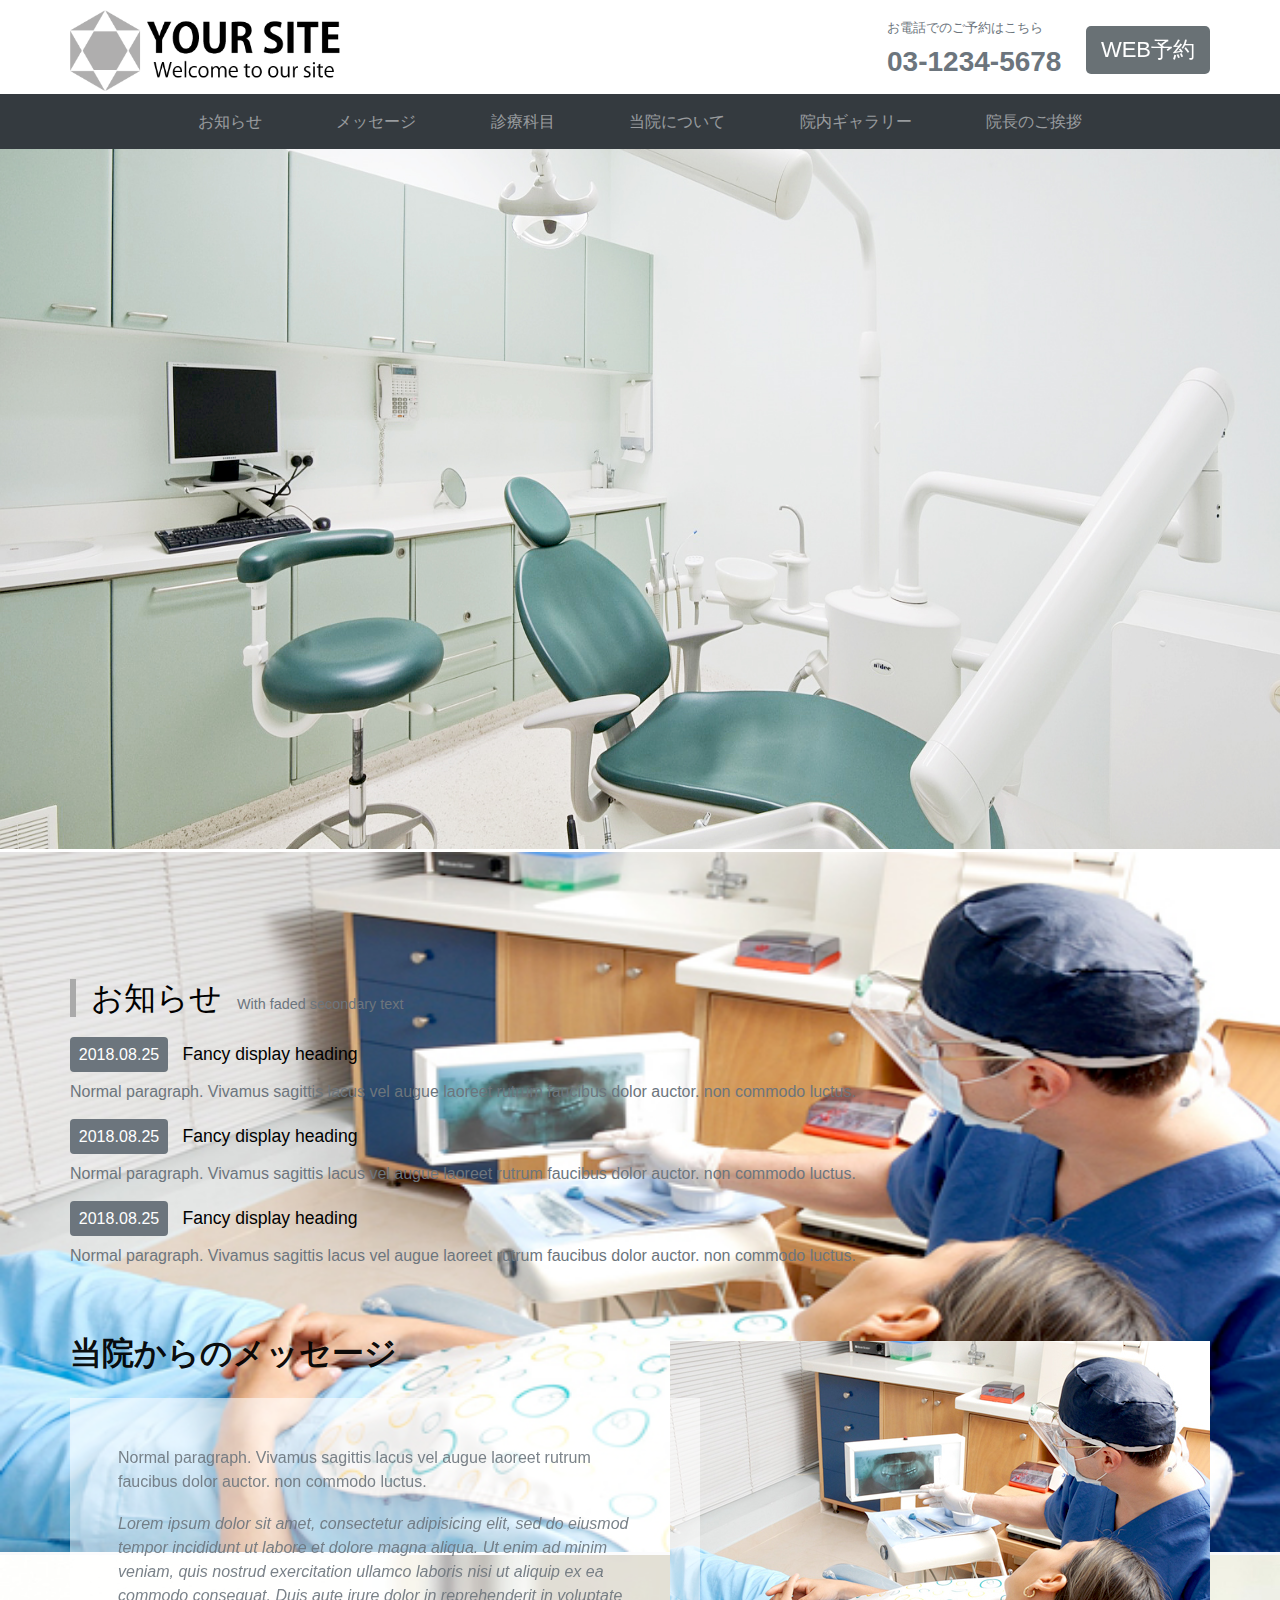
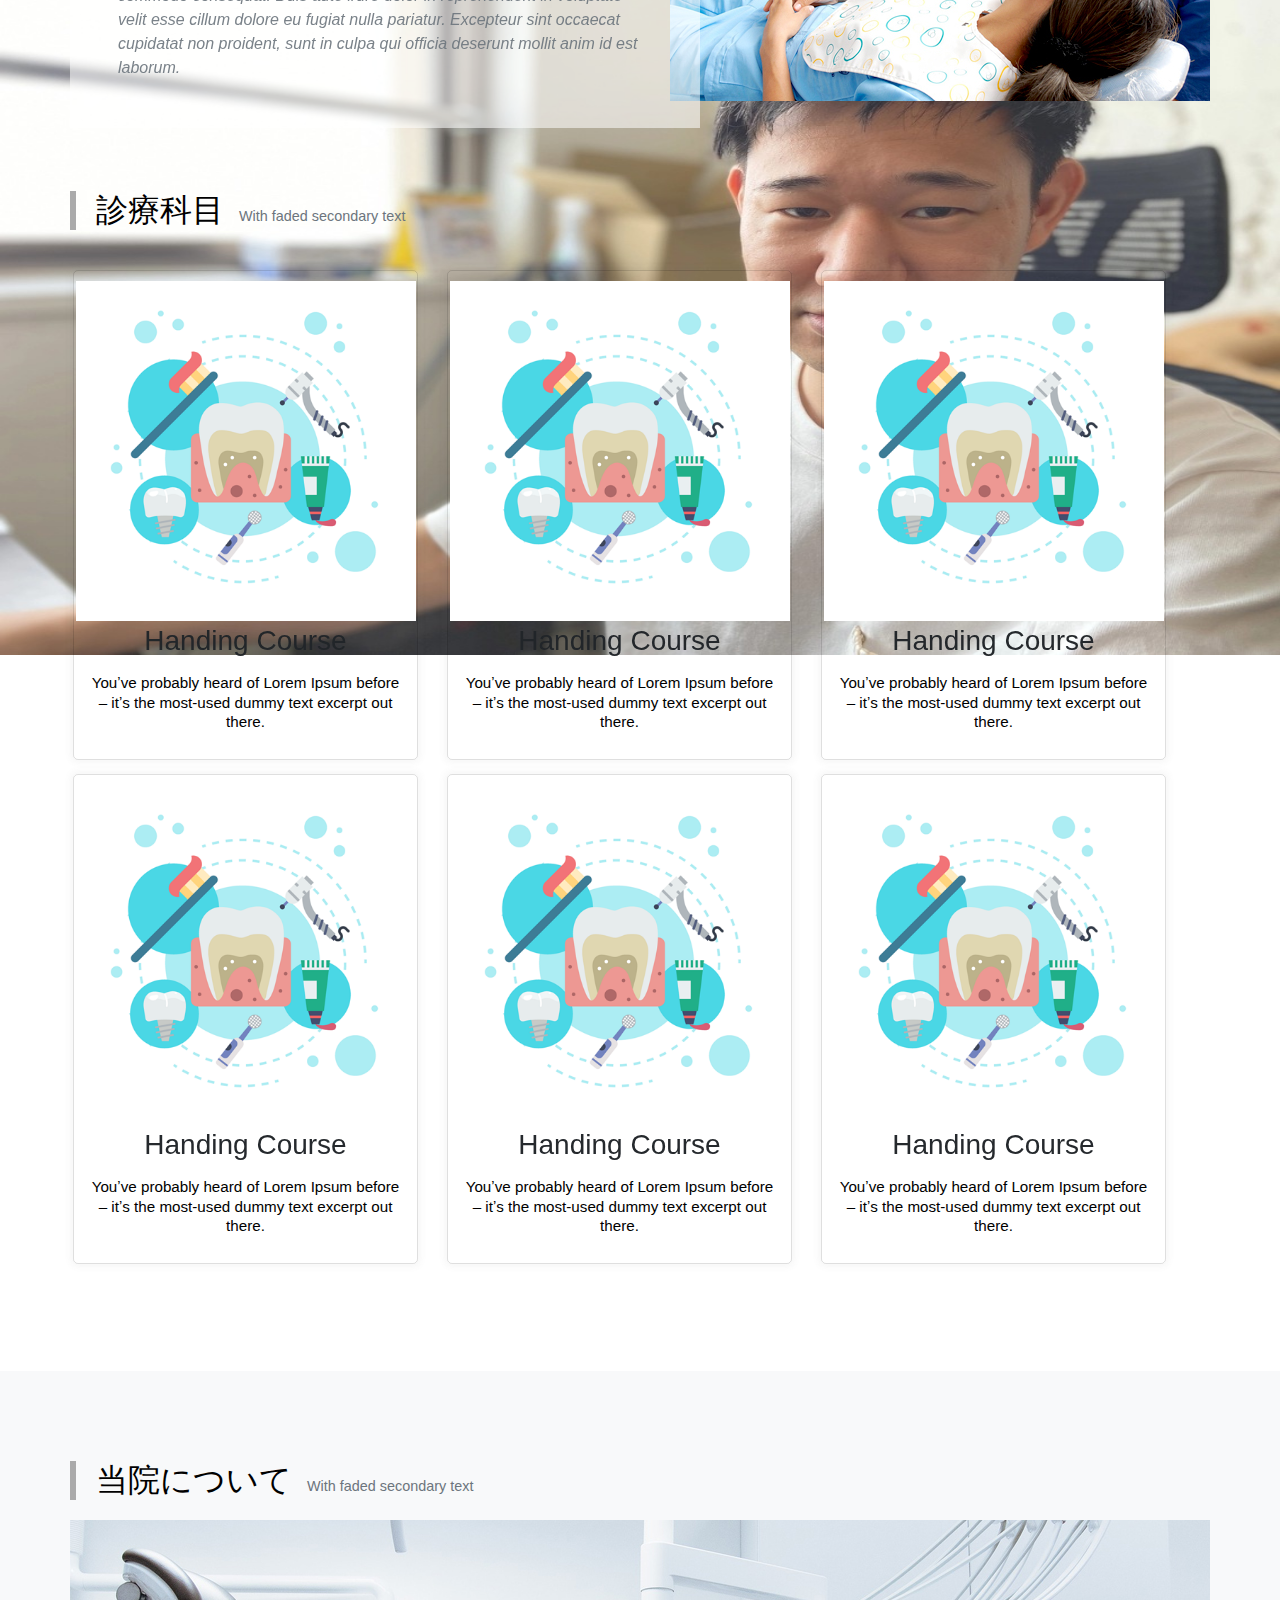
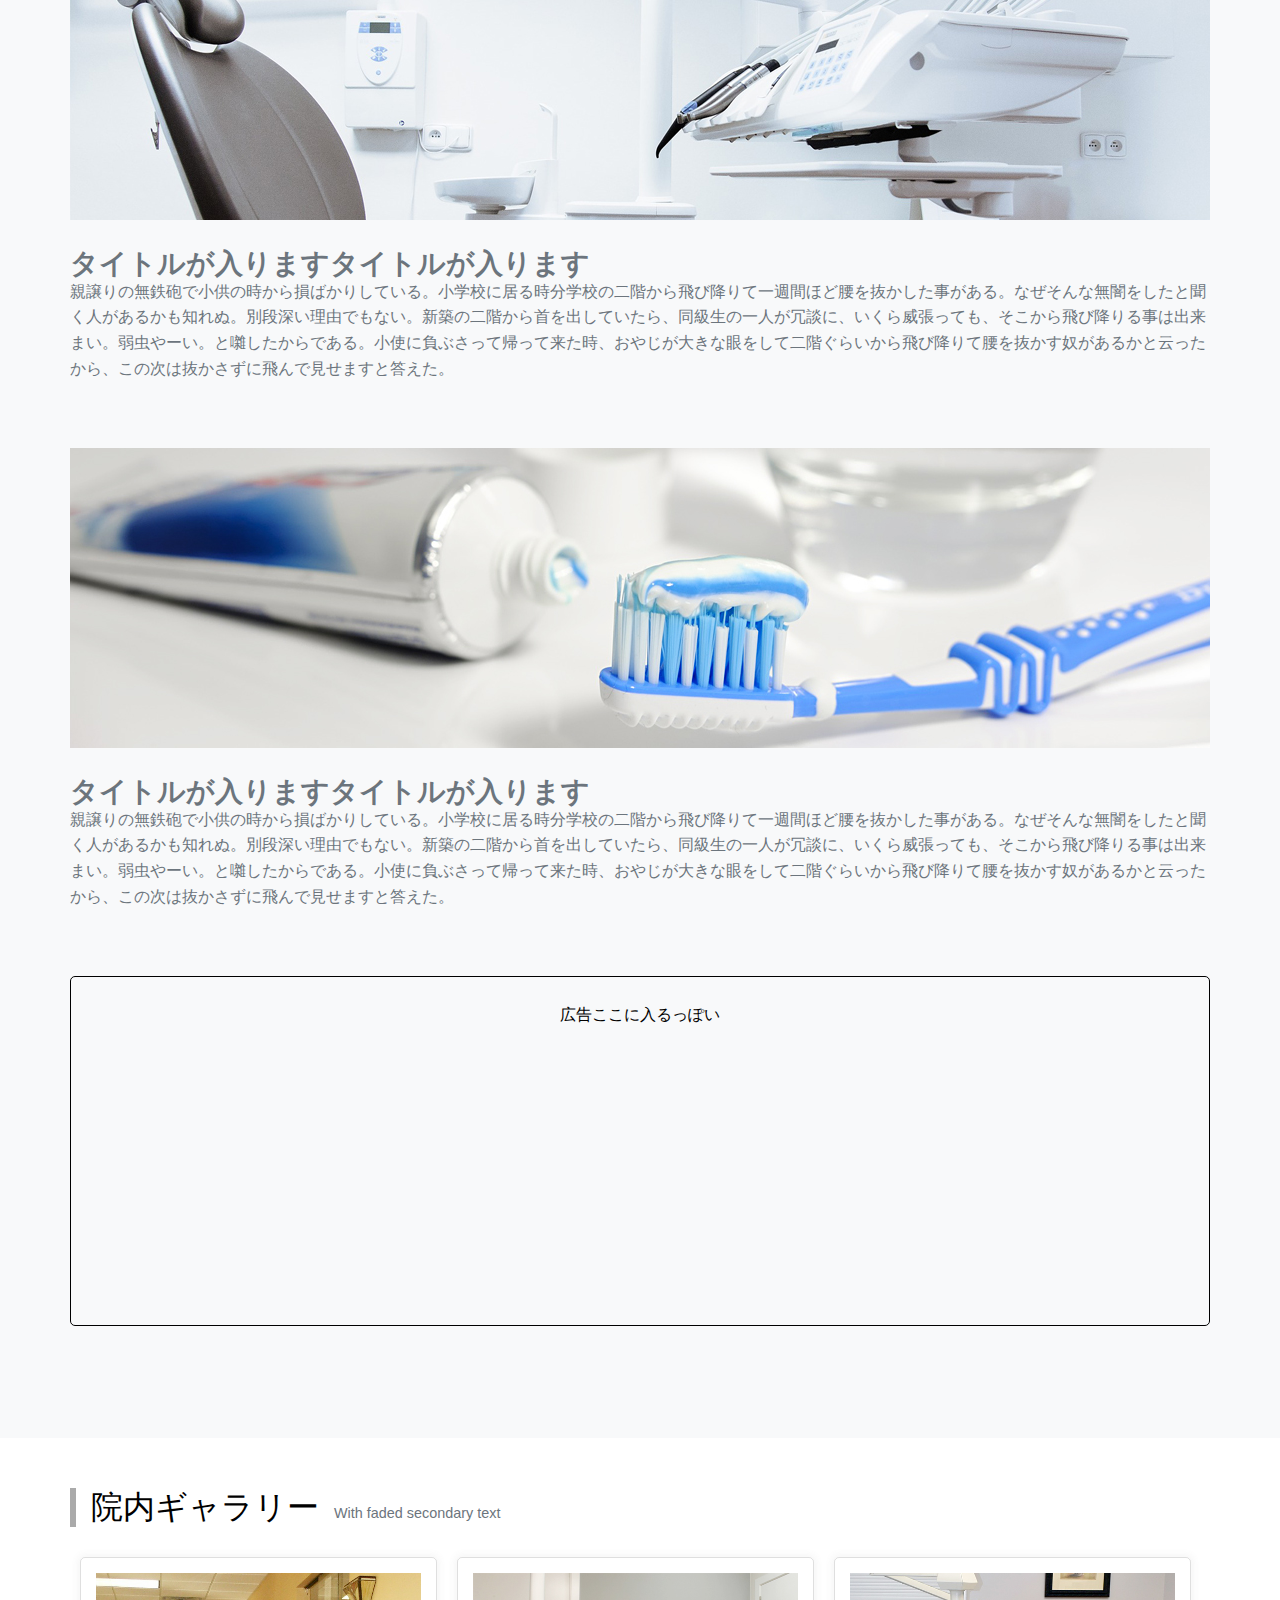
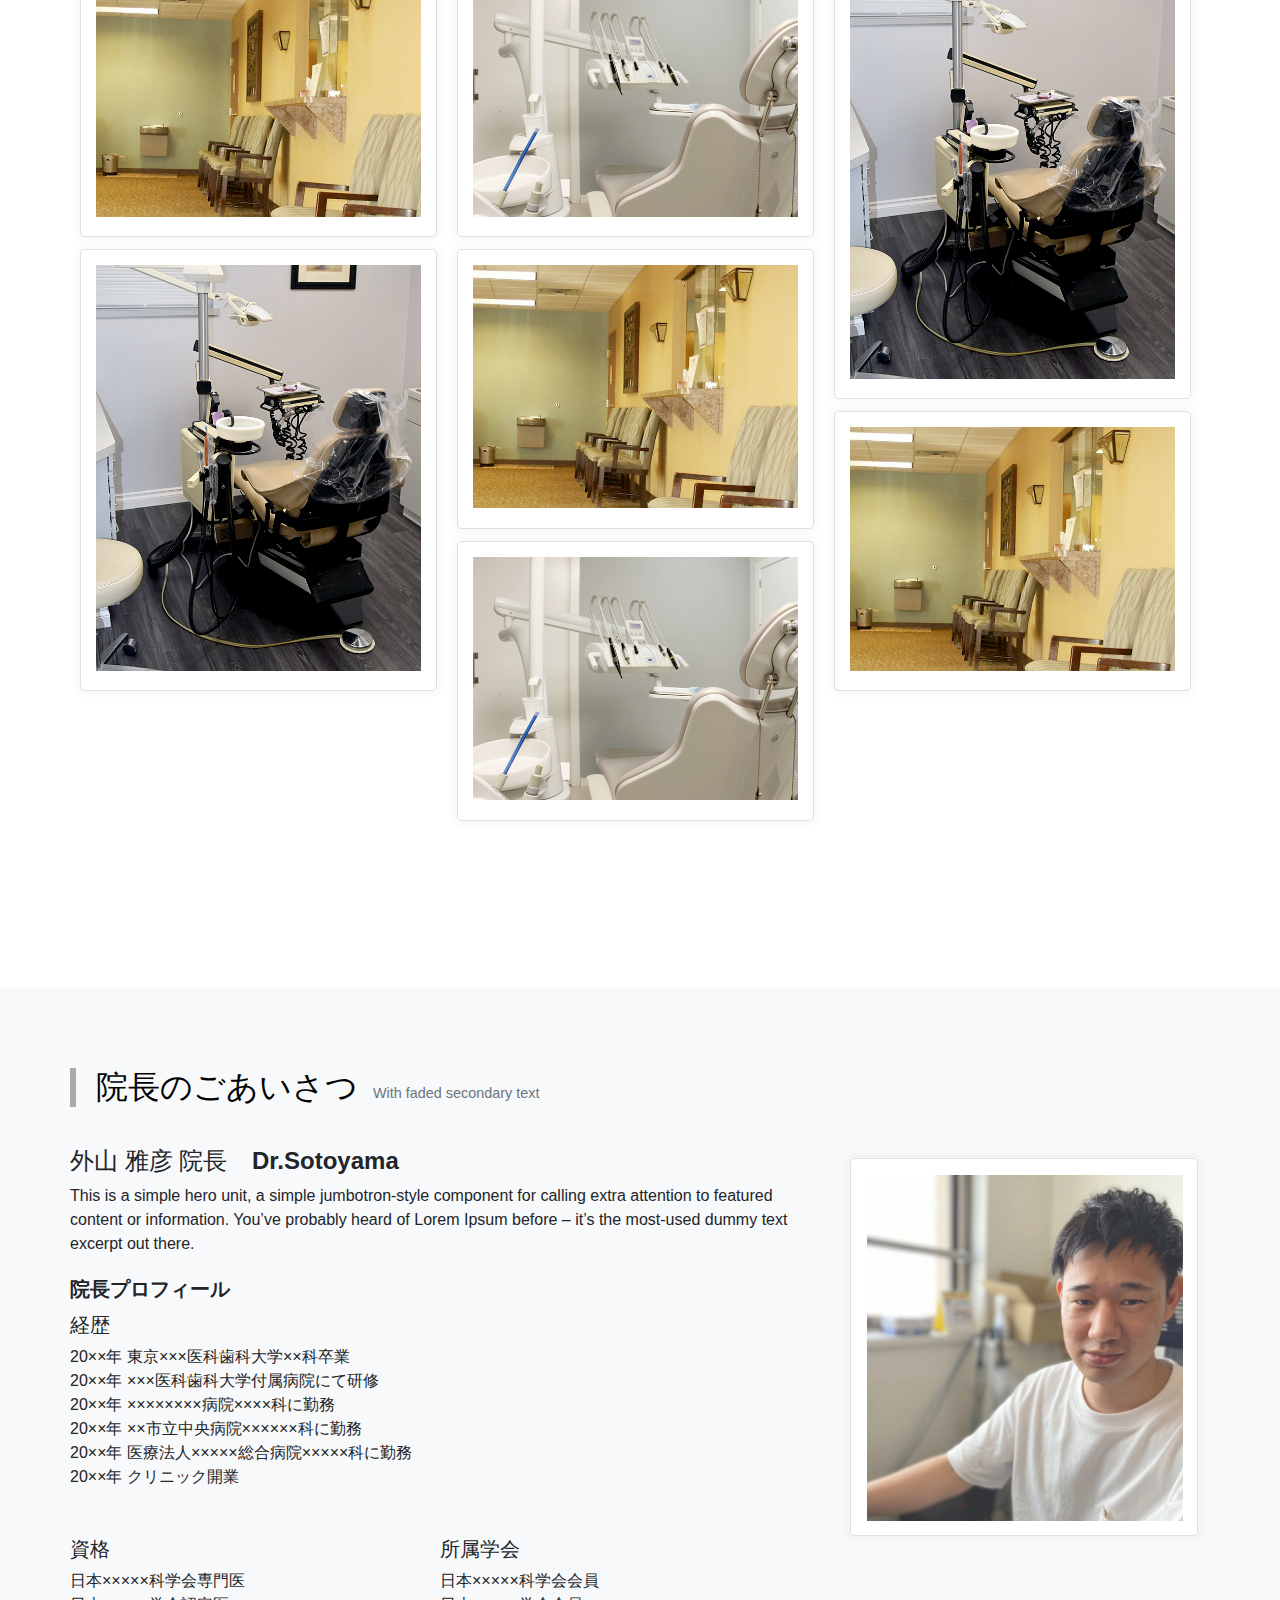
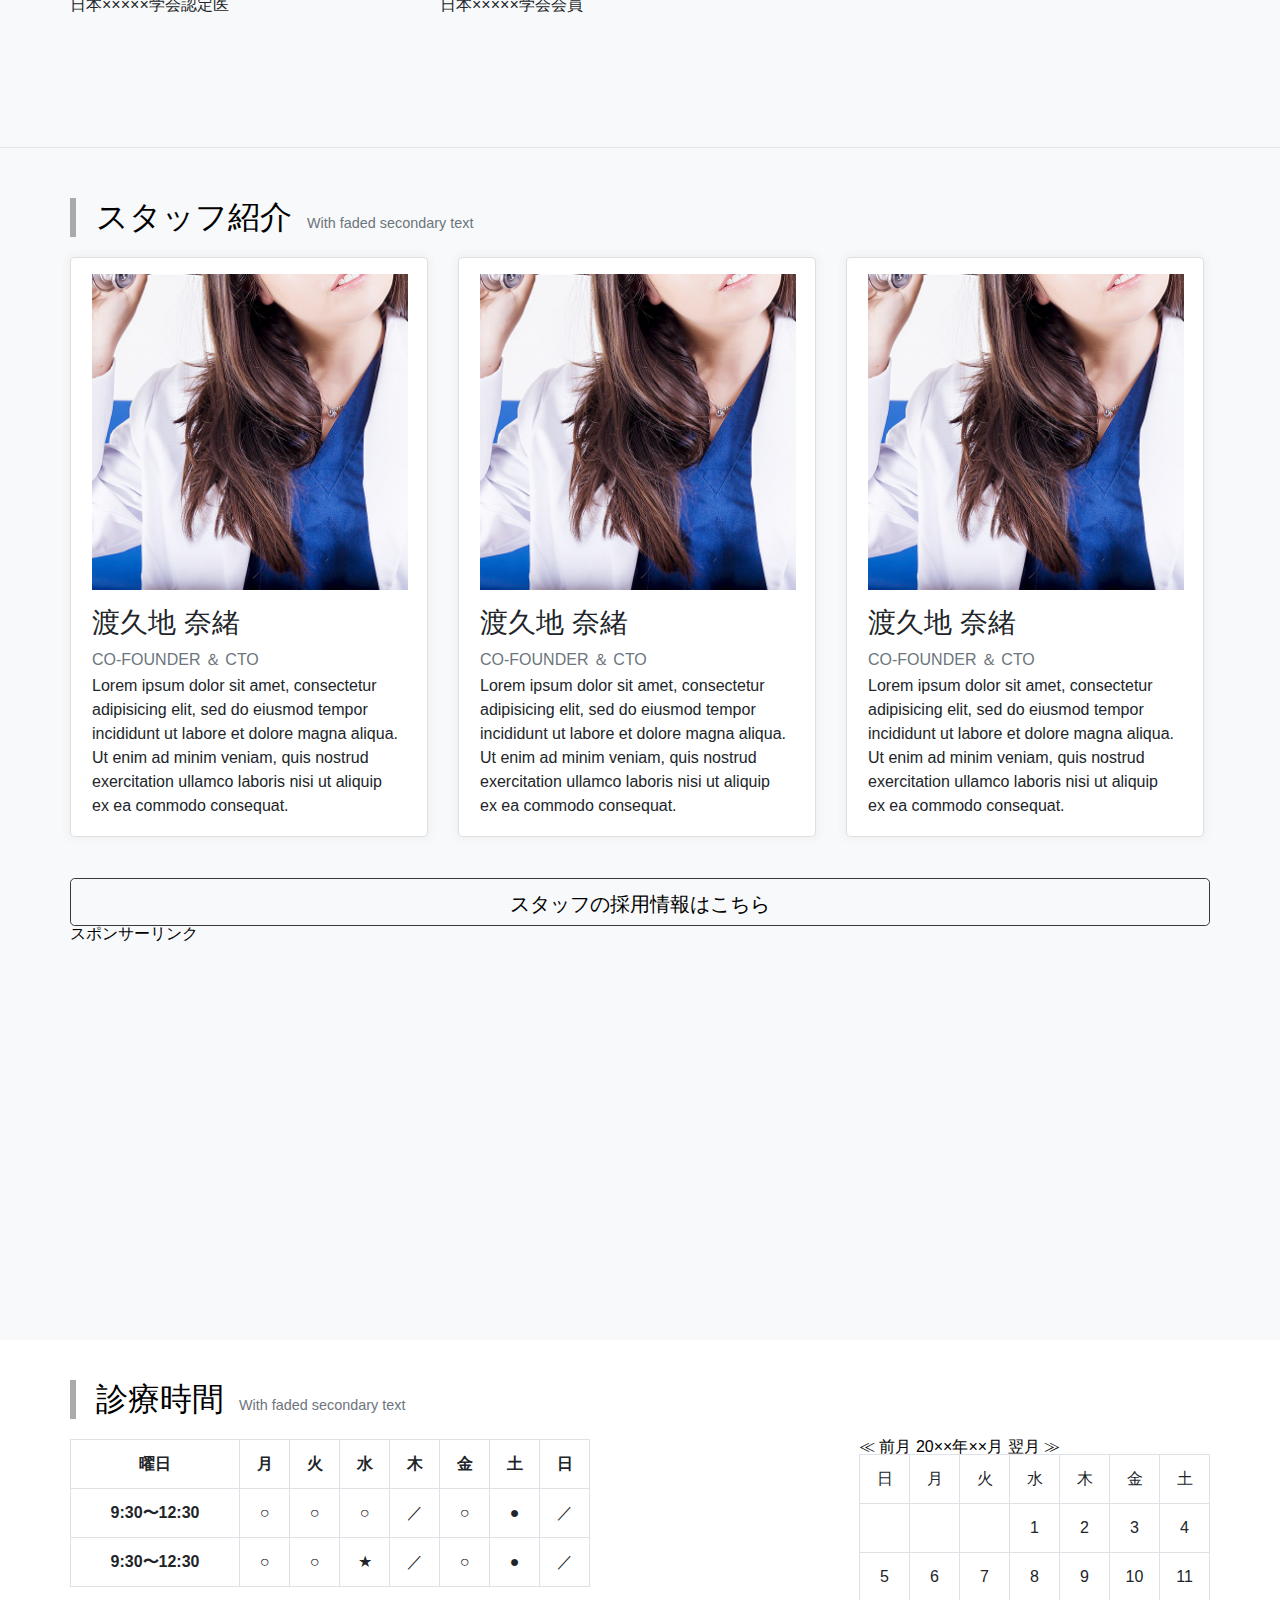
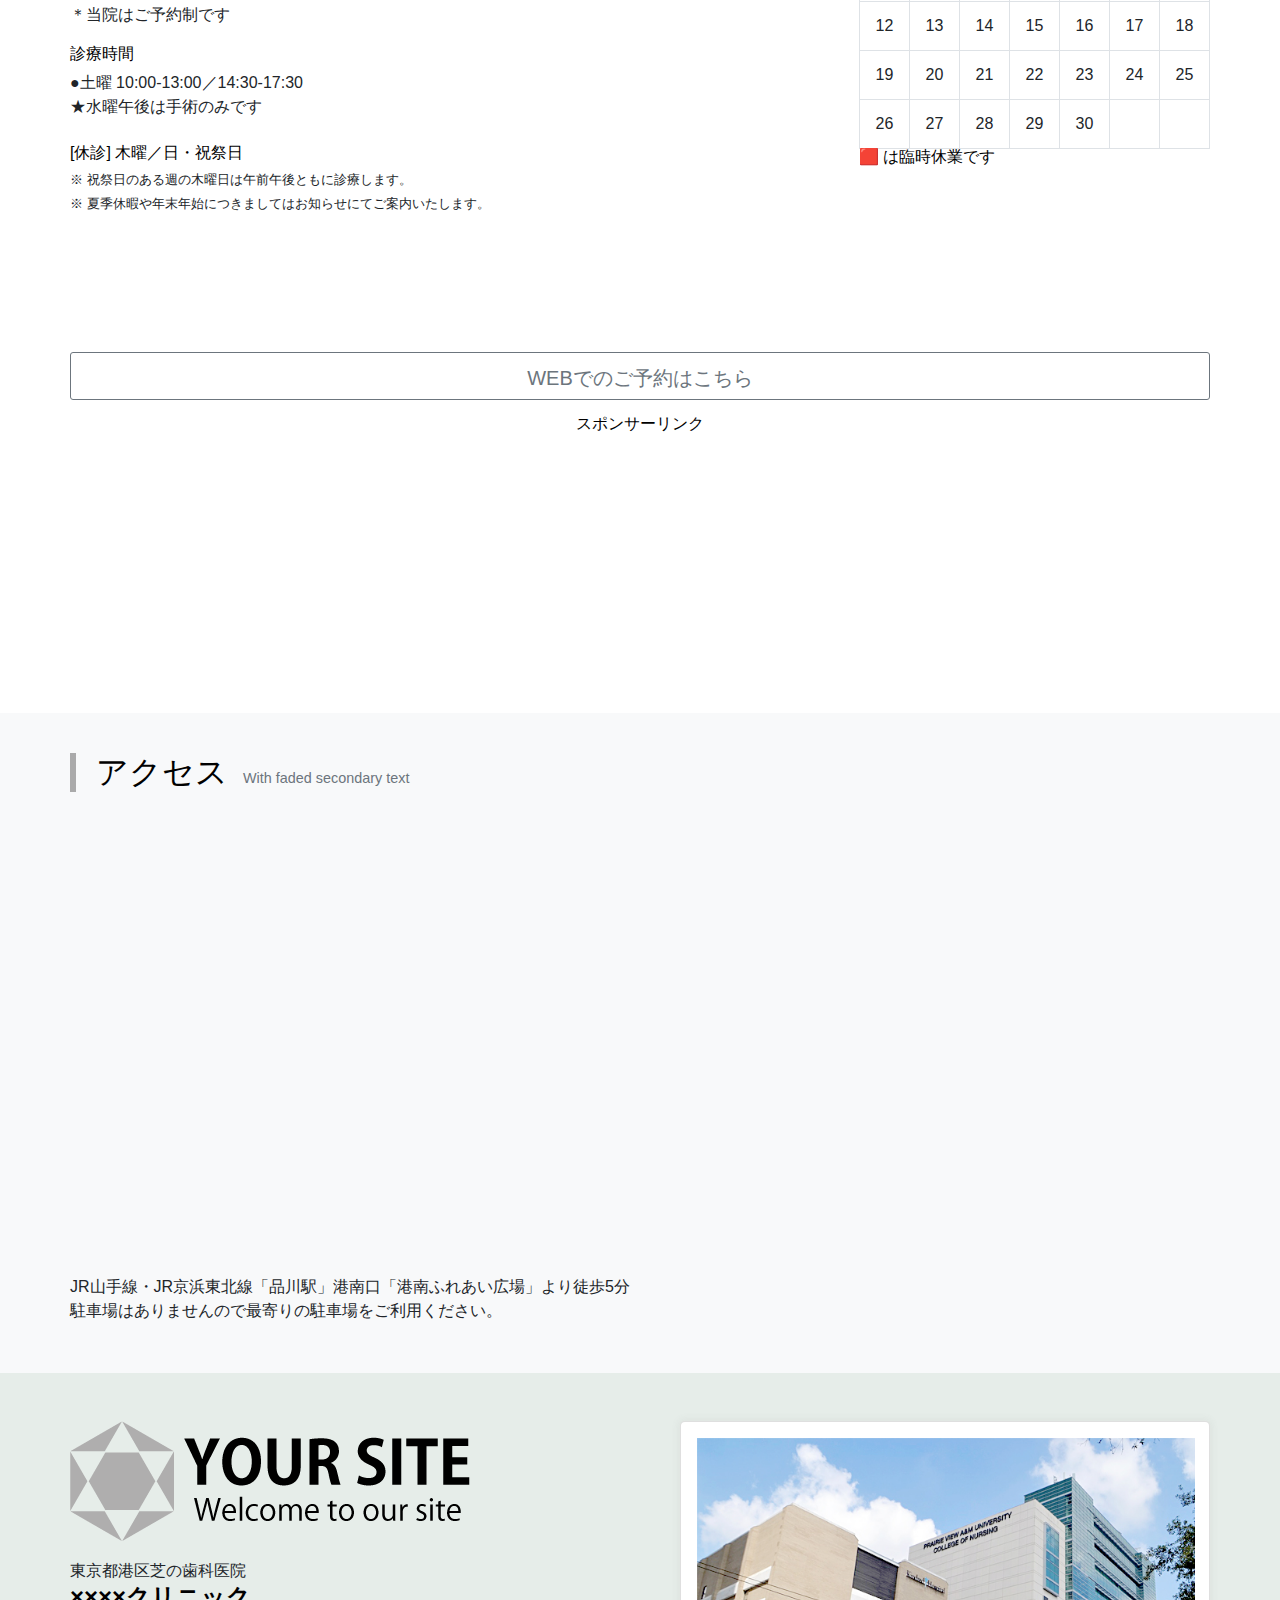
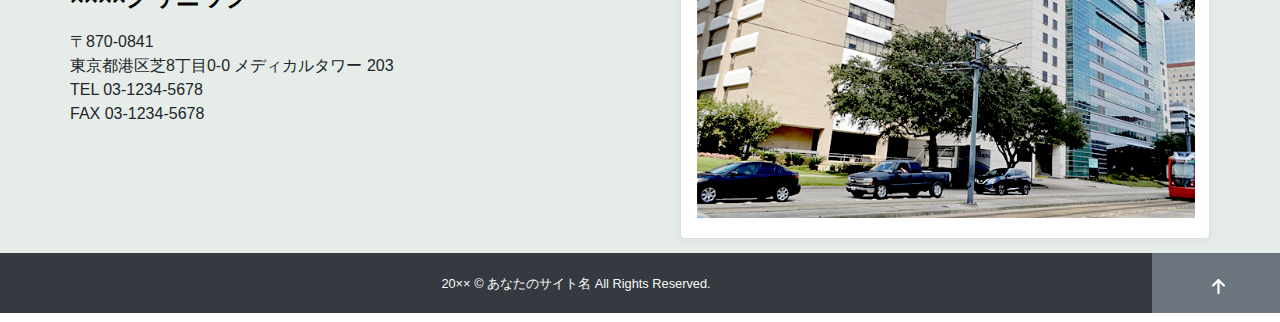
<file: index.html/index.html>
<!DOCTYPE html>
<html lang="en">
<head>
  <meta charset="UTF-8">
  <meta http-equiv="X-UA-Compatible" content="IE=edge">
  <meta name="viewport" content="width=device-width, initial-scale=1.0">
  <title>cording01</title>
  <link rel="stylesheet" href="../css/reset.css">
  <link rel="stylesheet" href="../css/style.css">
  <link rel="stylesheet" href="../css/responsive.css">

  <link rel="stylesheet" href="../slick/slick-theme.css">
  <link rel="stylesheet" href="../slick/slick.css">
</head>

<body>
  <header>
    <div class="l-container">
      <a href="#"><img src="../img/template-logo01.png" alt="top-logo"></a>
      <ul>
        <li class="li-one"> 
          <h2>お電話でのご予約はこちら</h2>
          <p>03-1234-5678</p>
        </li>
        <li class="li-two">
          <a href="#">WEB予約</a>
        </li>
      </ul>  
    </div>
  </header>


<nav>
  <ul>
    <li><a href="#menu1">お知らせ</a></li>
    <li><a href="#menu2">メッセージ</a></li>
    <li><a href="#menu3">診療科目</a></li>
    <li><a href="#menu4">当院について</a></li>
    <li><a href="#menu5">院内ギャラリー</a></li>
    <li><a href="#menu6">院長のご挨拶</a></li>
    <li><a href="#menu7">スタッフ紹介</a></li>
    <li><a href="#menu8">診療時間</a></li>
    <li><a href="#menu9">アクセス</a></li>
  </ul>
</nav>


<div class="js-burgar">
  <button type="button" class="menu-btn  openbtn1 l-container"><span></span><span></span><span></span></div></button>
  <div class="menu">
    <div class="menu__item"><a href="#menu1">MENU</a></div>
    <div class="menu__item"><a href="#menu2">MENU</a></div>
    <div class="menu__item"><a href="#menu3">MENU</a></div>
    <div class="menu__item"><a href="#menu4">MENU</a></div>
    <div class="menu__item"><a href="#menu5">MENU</a></div>
    <div class="menu__item"><a href="#menu6">MENU</a></div>
    <div class="menu__item"><a href="#menu7">MENU</a></div>
    <div class="menu__item"><a href="#menu8">MENU</a></div>
    <div class="menu__item"><a href="#menu9">MENU</a></div>
    <div class="menu__item">
      <p>お電話でのご予約はこちら</p>
      <p>03-1234-5678</p>
    </div>
  </div>
</div>



<div class="key_visual">
  <div class="slide-items__wrap">
    <ul class="slide-items">
      <li class="slide-items__item"><img src="../img/top-image.jpg" alt=""></li>
      <li class="slide-items__item"><img src="../img/message.jpg" alt=""></li>
      <li class="slide-items__item"><img src="../img/image.jpg" alt=""></li>
    </ul>
  </div>
  <!--
  <div class="l-container">
    <div class="visual_content">
      <h2>Hello, world!</h2>
      <p>This is a simple hero unit, a simple jumbotron-style bcomponent for calling extra attention to featured content or information.</p>
      <hr>
      <p>It uses utility classes for typography and spacing to space content out within the larger container.</p>
    </div>  
  </div>-->
</div> 


<div class="notify" id="menu1">
  <div class="notify-one l-container">
    <h1>お知らせ<span>With faded secondary text</span></h1>     
    
    <div class="date-notice">
      <h2>2018.08.25</h2>
      <p>Fancy display heading</p>
      <h3>Normal paragraph. Vivamus sagittis lacus vel augue laoreet rutrum faucibus dolor auctor. non commodo luctus.</h3>
    </div> 
    <div class="date-notice">
      <h2>2018.08.25</h2>
      <p>Fancy display heading</p>
      <h3>Normal paragraph. Vivamus sagittis lacus vel augue laoreet rutrum faucibus dolor auctor. non commodo luctus.</h3>
    </div> 
    <div class="date-notice">
      <h2>2018.08.25</h2>
      <p>Fancy display heading</p>
      <h3>Normal paragraph. Vivamus sagittis lacus vel augue laoreet rutrum faucibus dolor auctor. non commodo luctus.</h3>
    </div> 
  </div>


  <div class="message" id="menu2">
    <div class="message-content l-container">
      <h1 class="message-title">当院からのメッセージ</h1>

      <div class="message-text">
        <div class="text-position">
          <p class="p01">Normal paragraph. Vivamus sagittis lacus vel augue laoreet rutrum faucibus dolor auctor. non commodo luctus.</p>
          <p class="p02">Lorem ipsum dolor sit amet, consectetur adipisicing elit, sed do eiusmod tempor incididunt ut labore et dolore magna aliqua. Ut enim ad minim veniam, quis nostrud exercitation ullamco laboris nisi ut aliquip ex ea commodo consequat. Duis aute irure dolor in reprehenderit in voluptate velit esse cillum dolore eu fugiat nulla pariatur. Excepteur sint occaecat cupidatat non proident, sunt in culpa qui officia deserunt mollit anim id est laborum.</p>
        </div>
      </div>

      <img src="../img/message.jpg" alt="message-logo" class="m-logo">
    </div>
  </div>
</div>




<subject id="menu3">
  <div class="subject-container l-container">
    <h1 class="subject-title">診療科目<span>With faded secondary text</span></h1>
    <div class="subject-list">
        <div class="course-list">
          <div class="list-one">
            <img src="../img/item.png" alt="sub-logo" class="subject-logo">
            <h1>Handing Course</h1>
            <p>Youʼve probably heard of Lorem Ipsum before – itʼs the most-used dummy text excerpt out there.</p>
          </div>
        </div>
        <div class="course-list">
          <div class="list-one">
            <img src="../img/item.png" alt="sub-logo" class="subject-logo">
            <h1>Handing Course</h1>
            <p>Youʼve probably heard of Lorem Ipsum before – itʼs the most-used dummy text excerpt out there.</p>
          </div>
        </div>
        <div class="course-list">
          <div class="list-one">
            <img src="../img/item.png" alt="sub-logo" class="subject-logo">
            <h1>Handing Course</h1>
            <p>Youʼve probably heard of Lorem Ipsum before – itʼs the most-used dummy text excerpt out there.</p>
          </div>
        </div>


        <div class="course-list">
          <div class="list-one">
            <img src="../img/item.png" alt="sub-logo" class="subject-logo">
            <h1>Handing Course</h1>
            <p>Youʼve probably heard of Lorem Ipsum before – itʼs the most-used dummy text excerpt out there.</p>
          </div>
        </div>
        <div class="course-list">
          <div class="list-one">
            <img src="../img/item.png" alt="sub-logo" class="subject-logo">
            <h1>Handing Course</h1>
            <p>Youʼve probably heard of Lorem Ipsum before – itʼs the most-used dummy text excerpt out there.</p>
          </div>
        </div>
        <div class="course-list">
          <div class="list-one">
            <img src="../img/item.png" alt="sub-logo" class="subject-logo">
            <h1>Handing Course</h1>
            <p>Youʼve probably heard of Lorem Ipsum before – itʼs the most-used dummy text excerpt out there.</p>
          </div>
        </div>
    </div>
  </div>
</subject> 


<div class="about" id="menu4">
  <div class="about-container l-container">  
    <h1 class="about-title">当院について<span>With faded secondary text</span></h1>

    <div class="about-one">
      <img src="../img/img-1.jpg" alt="about-logo01" class="about-logo01">
      <div class="about-text">
        <h2>タイトルが⼊りますタイトルが⼊ります</h2>
        <p>親譲りの無鉄砲で⼩供の時から損ばかりしている。⼩学校に居る時分学校の⼆階から⾶び降りて⼀週間ほど腰を抜かした事がある。なぜそんな無闇をしたと聞く⼈があるかも知れぬ。別段深い理由でもない。新築の⼆階から⾸を出していたら、同級⽣の⼀⼈が冗談に、いくら威張っても、そこから⾶び降りる事は出来まい。弱⾍やーい。と囃したからである。⼩使に負ぶさって帰って来た時、おやじが⼤きな眼をして⼆階ぐらいから⾶び降りて腰を抜かす奴があるかと云ったから、この次は抜かさずに⾶んで⾒せますと答えた。</p>
      </div>
    </div>

    <div class="about-one about-two">
      <img src="../img/img-2.jpg" alt="about-logo01" class="about-logo01">
      <div class="about-text">
        <h2>タイトルが⼊りますタイトルが⼊ります</h2>
        <p>親譲りの無鉄砲で⼩供の時から損ばかりしている。⼩学校に居る時分学校の⼆階から⾶び降りて⼀週間ほど腰を抜かした事がある。なぜそんな無闇をしたと聞く⼈があるかも知れぬ。別段深い理由でもない。新築の⼆階から⾸を出していたら、同級⽣の⼀⼈が冗談に、いくら威張っても、そこから⾶び降りる事は出来まい。弱⾍やーい。と囃したからである。⼩使に負ぶさって帰って来た時、おやじが⼤きな眼をして⼆階ぐらいから⾶び降りて腰を抜かす奴があるかと云ったから、この次は抜かさずに⾶んで⾒せますと答えた。</p>
      </div>
    </div>
    <div class="about-ad">広告ここに入るっぽい
    </div>


  </div>
</div>


<div class="gallery" id="menu5">
  <div class="l-container">
    <h1 class="gallery-title">院内ギャラリー<span>With faded secondary text</span></h1>
  
    <div class="gallery-content">
      <ul>
        <li>
          <div class="gall-one">
            <h2><img src="../img/clinic-1.jpg"></h2>
            <h2><img src="../img/clinic-2.jpg"></h2>
          </div>
        </li>
        <li>
          <div class="gall-two">
            <h2><img src="../img/clinic-3.jpg"></h2>
            <h2><img src="../img/clinic-1.jpg"></h2>
            <h2><img src="../img/clinic-3.jpg"></h2>
          </div>
        </li>
        <li>
          <div class="gall-three">
            <h2><img src="../img/clinic-2.jpg"></h2>
            <h2><img src="../img/clinic-1.jpg"></h2>
          </div>
        </li>
      </ul>
      
      
      

    </div>
  </div>

</div>




<div class="greeting" id ="menu6">
  <div class="greeting-container l-container">
    <div class="greet-left">
      <div class="greet-title">
        <h1>院長のごあいさつ<span>With faded secondary text</span></h1>
      </div>
      <div class="greet-one">
        <h2>外山 雅彦 院⻑ <span>Dr.Sotoyama</span></h2>
        <p>This is a simple hero unit, a simple jumbotron-style component for calling extra attention to featured content or information. You’ve probably heard of Lorem Ipsum before – it’s the most-used dummy text excerpt out there.</p>
      </div>
      <div class="greet-two">
          <h3>院長プロフィール</h3>
          <h4>経歴</h4>
          <ul>
            <li>20××年 東京×××医科歯科⼤学××科卒業</li> 
            <li>20××年 ×××医科歯科⼤学付属病院にて研修</li>
            <li>20××年 ××××××××病院××××科に勤務</li>
            <li>20××年 ××市⽴中央病院××××××科に勤務</li>
            <li>20××年 医療法⼈×××××総合病院×××××科に勤務</li>
            <li>20××年 クリニック開業</li>
          </ul>
      </div>
      <div class="greet-three">
          <div class="gt-left">
            <h4>資格</h4>
              <p>⽇本×××××科学会専⾨医</p>
              <p>⽇本×××××学会認定医</p>
          </div>
          <div class="gt-right">
            <h4>所属学会</h4>
            <p>⽇本×××××科学会会員</p>
            <p>⽇本×××××学会会員</p>
          </div>                            
      </div>
    </div>
    <div class="greet-right">
      <h2><img src=../img/image.jpg class="greet-logo"></h2>
    </div>
  </div>
</div>



<div class="introduce" id="menu7">
  <div class="intro-container l-container">
    <h1 class="intro-title">スタッフ紹介<span>With faded secondary text</span></h1>
    <div class="intro-content"> 
      <div class="intro-one">
        <img src="../img/staff.jpg">
        <div class="intro-name">
          <h2>渡久地 奈緒</h2>
          <p>CO-FOUNDER ＆ CTO</p>  
        </div>
        <p class="intro-intro">Lorem ipsum dolor sit amet, consectetur adipisicing elit, sed do eiusmod tempor incididunt ut labore et dolore magna aliqua. Ut enim ad minim veniam, quis nostrud exercitation ullamco laboris nisi ut aliquip ex ea commodo consequat.</p>
      </div>

      <div class="intro-two">
        <img src="../img/staff.jpg">
        <div class="intro-name">
          <h2>渡久地 奈緒</h2>
          <p>CO-FOUNDER ＆ CTO</p>  
        </div>
        <p class="intro-intro">Lorem ipsum dolor sit amet, consectetur adipisicing elit, sed do eiusmod tempor incididunt ut labore et dolore magna aliqua. Ut enim ad minim veniam, quis nostrud exercitation ullamco laboris nisi ut aliquip ex ea commodo consequat.</p>
      </div>

      <div class="intro-three">
        <img src="../img/staff.jpg">
        <div class="intro-name">
          <h2>渡久地 奈緒</h2>
          <p>CO-FOUNDER ＆ CTO</p>  
        </div>
        <p class="intro-intro">Lorem ipsum dolor sit amet, consectetur adipisicing elit, sed do eiusmod tempor incididunt ut labore et dolore magna aliqua. Ut enim ad minim veniam, quis nostrud exercitation ullamco laboris nisi ut aliquip ex ea commodo consequat.</p>
      </div>

    </div>


    <div class="adoption l-container">
      <h3>スタッフの採用情報はこちら</h3>
    </div>

    <p class="spo-ad01">スポンサーリンク</p>

  </div>
</div>










<div class="treatment" id="menu8">
  <div class="treatment-container l-container">
    <h1 class="treat-title">診療時間<span>With faded secondary text</span></h1>
    <div class="treat-content">

      <div class="t-content-left">
        <div class="left-container">
          <div class="table-one">
            <table>
              <tr class="tr01">
                <th class="to-one">曜日</th>
                <th>月</th>
                <th>火</th>
                <th>水</th>
                <th>木</th>
                <th>金</th>
                <th>土</th>
                <th>日</th>
              </tr>

              <tr>
                <td class="to-one">9:30〜12:30</td>
                <td>○</td>
                <td>○</td>
                <td>○</td>
                <td>／</td>
                <td>○</td>
                <td>●</td>
                <td>／</td>
              </tr>

              <tr>
                <td class="to-one">9:30〜12:30</td>
                <td>○</td>
                <td>○</td>
                <td>★</td>
                <td>／</td>
                <td>○</td>
                <td>●</td>
                <td>／</td>
              </tr>






            </table>
          </div>
          <p class="under-table01">＊当院はご予約制です</p>
          <div class="guide-one">
            <h2>診療時間</h2>
            <p>●⼟曜 10:00-13:00／14:30-17:30</p>
            <p>★水曜午後は手術のみです</p>
          </div>
          <div class="guide-two">
            <h2>[休診] 木曜／日・祝祭日</h2>
            <p>※ 祝祭日のある週の木曜日は午前午後ともに診療します。</p>
            <p>※ 夏季休暇や年末年始につきましてはお知らせにてご案内いたします。</p>
          </div>
        </div>
      </div>
      <div class="t-content-right">
          <div class="table-two">
            <table>              
              <tr class="tr02"> 
                <th　colspan="2">≪ 前月</th>
                <th　colspan="3">20××年××月</th>
                <th　colspan="2">翌月 ≫</th>
              </tr>
              <tr>
                <td>日</td>
                <td>月</td>
                <td>火</td>
                <td>水</td>
                <td>木</td>
                <td>金</td>
                <td>土</td>
              </tr>
              <tr>
                <td></td>
                <td></td>
                <td></td>
                <td id="td1">1</td>
                <td id="td2">2</td>
                <td id="td3">3</td>
                <td id="td4">4</td>
              </tr>
              <tr>
                <td class="date-5">5</td>
                <td class="date-6">6</td>
                <td class="date-7">7</td>
                <td class="date-8">8</td>
                <td class="date-9">9</td>
                <td class="date-10">10</td>
                <td class="date-11">11</td>
              </tr>
              <tr>
                <td class="date-12">12</td>
                <td class="date-13">13</td>
                <td class="date-14">14</td>
                <td class="date-15">15</td>
                <td class="date-16">16</td>
                <td class="date-17">17</td>
                <td class="date-18">18</td>
              </tr>
              <tr>
                <td class="date-19">19</td>
                <td class="date-20">20</td>
                <td class="date-21">21</td>
                <td class="date-22">22</td>
                <td class="date-23">23</td>
                <td class="date-24">24</td>
                <td class="date-25">25</td>
              </tr>
              <tr>
                <td class="date-26">26</td>
                <td class="date-27">27</td>
                <td class="date-28">28</td>
                <td class="date-29">29</td>
                <td class="date-30">30</td>
                <td></td>
                <td></td>
              </tr>
            </table>
          </div>
          <p>🟥 は臨時休業です</p>
      </div>
    </div>
    <div class="reserve l-container">
      <h3>WEBでのご予約はこちら</h3>
    </div>
    <p class="spo-ads l-container">スポンサーリンク</p>
  </div>
</div>


<div class="access" id="menu9">
  <div class="l-container">
    <h1 class="access-title">アクセス<span>With faded secondary text</span></h1>
  </div>

  <iframe src="https://www.google.com/maps/embed?pb=!1m18!1m12!1m3!1d3240.82803038088!2d139.76493611572968!3d35.68123618019429!2m3!1f0!2f0!3f0!3m2!1i1024!2i768!4f13.1!3m3!1m2!1s0x60188bfbd89f700b%3A0x277c49ba34ed38!2z5p2x5Lqs6aeF!5e0!3m2!1sja!2sjp!4v1667807949105!5m2!1sja!2sjp" width="100%" height="450" style="border:0;" allowfullscreen="" loading="lazy" referrerpolicy="no-referrer-when-downgrade"></iframe>

  <div class="l-container">
    <p>JR⼭⼿線・JR京浜東北線「品川駅」港南⼝「港南ふれあい広場」より徒歩5分</p>
    <p>駐⾞場はありませんので最寄りの駐⾞場をご利⽤ください。</p>
  </div>
  
</div>

<div class="footer">
  <div class="footer-container l-container">
    <div class="foot-left">
      <img src="../img/template-logo01.png">
      <p>東京都港区芝の歯科医院</p>
      <h2>××××クリニック</h2>
      <p>〒870-0841</p>
      <p>東京都港区芝8丁目0-0 メディカルタワー 203</p>
      <p>TEL 03-1234-5678</p>
      <p>FAX 03-1234-5678</p>
    </div>
    <div class="foot-right">
      <h3><img src="../img/footer-clinic.jpg"></h3>
    </div>
  </div>

  <div class="foot-bottom">
    <div class="fb-left">
      <h2>20×× © あなたのサイト名 All Rights Reserved.</h2>
    </div>
    <div class="fb-right">
      <a href="#"><img src="../img/arrow-up-solid.svg"></a>
    </div>
  </div>
</footer>



<script src="https://code.jquery.com/jquery-3.4.1.js" integrity="sha256-WpOohJOqMqqyKL9FccASB9O0KwACQJpFTUBLTYOVvVU=" crossorigin="anonymous"></script>
<script src="../slick/slick.min.js"></script>
<script src="../js/jquery.js"></script>
</body>
</html>
</file>
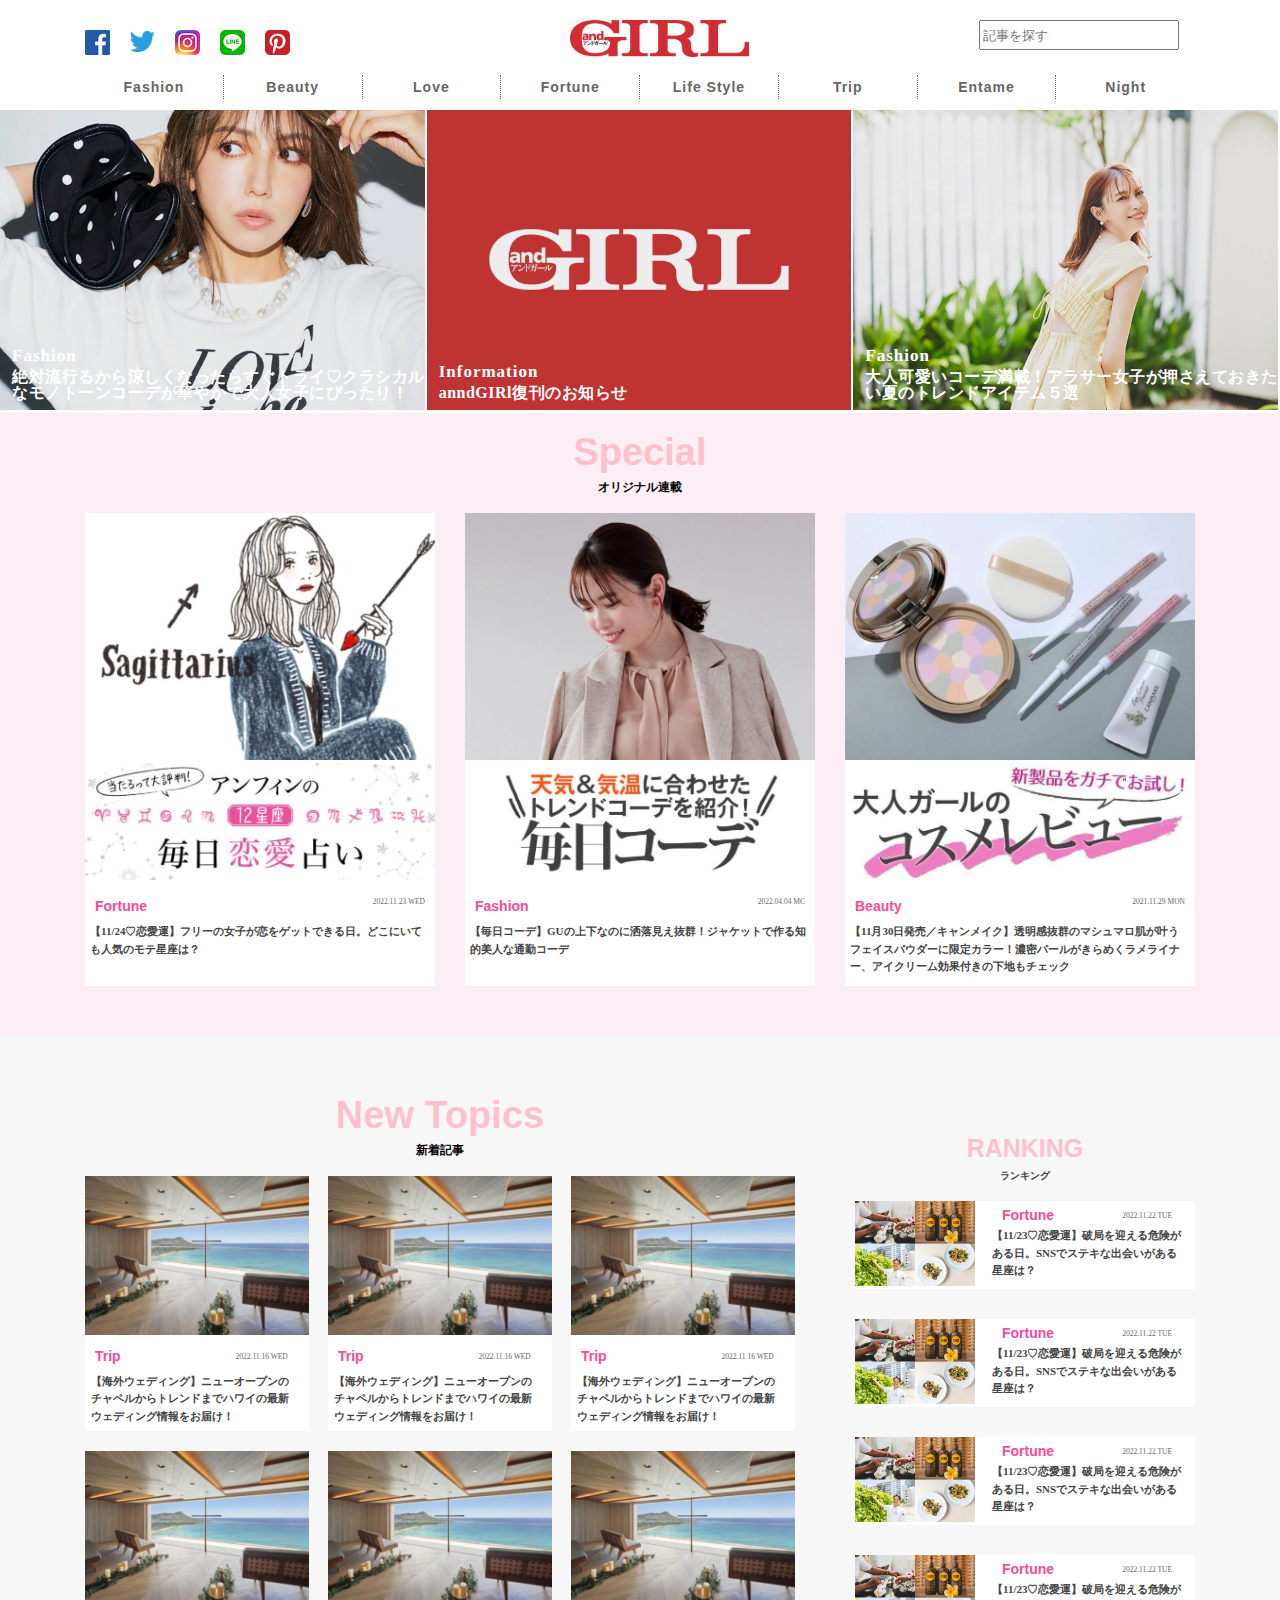
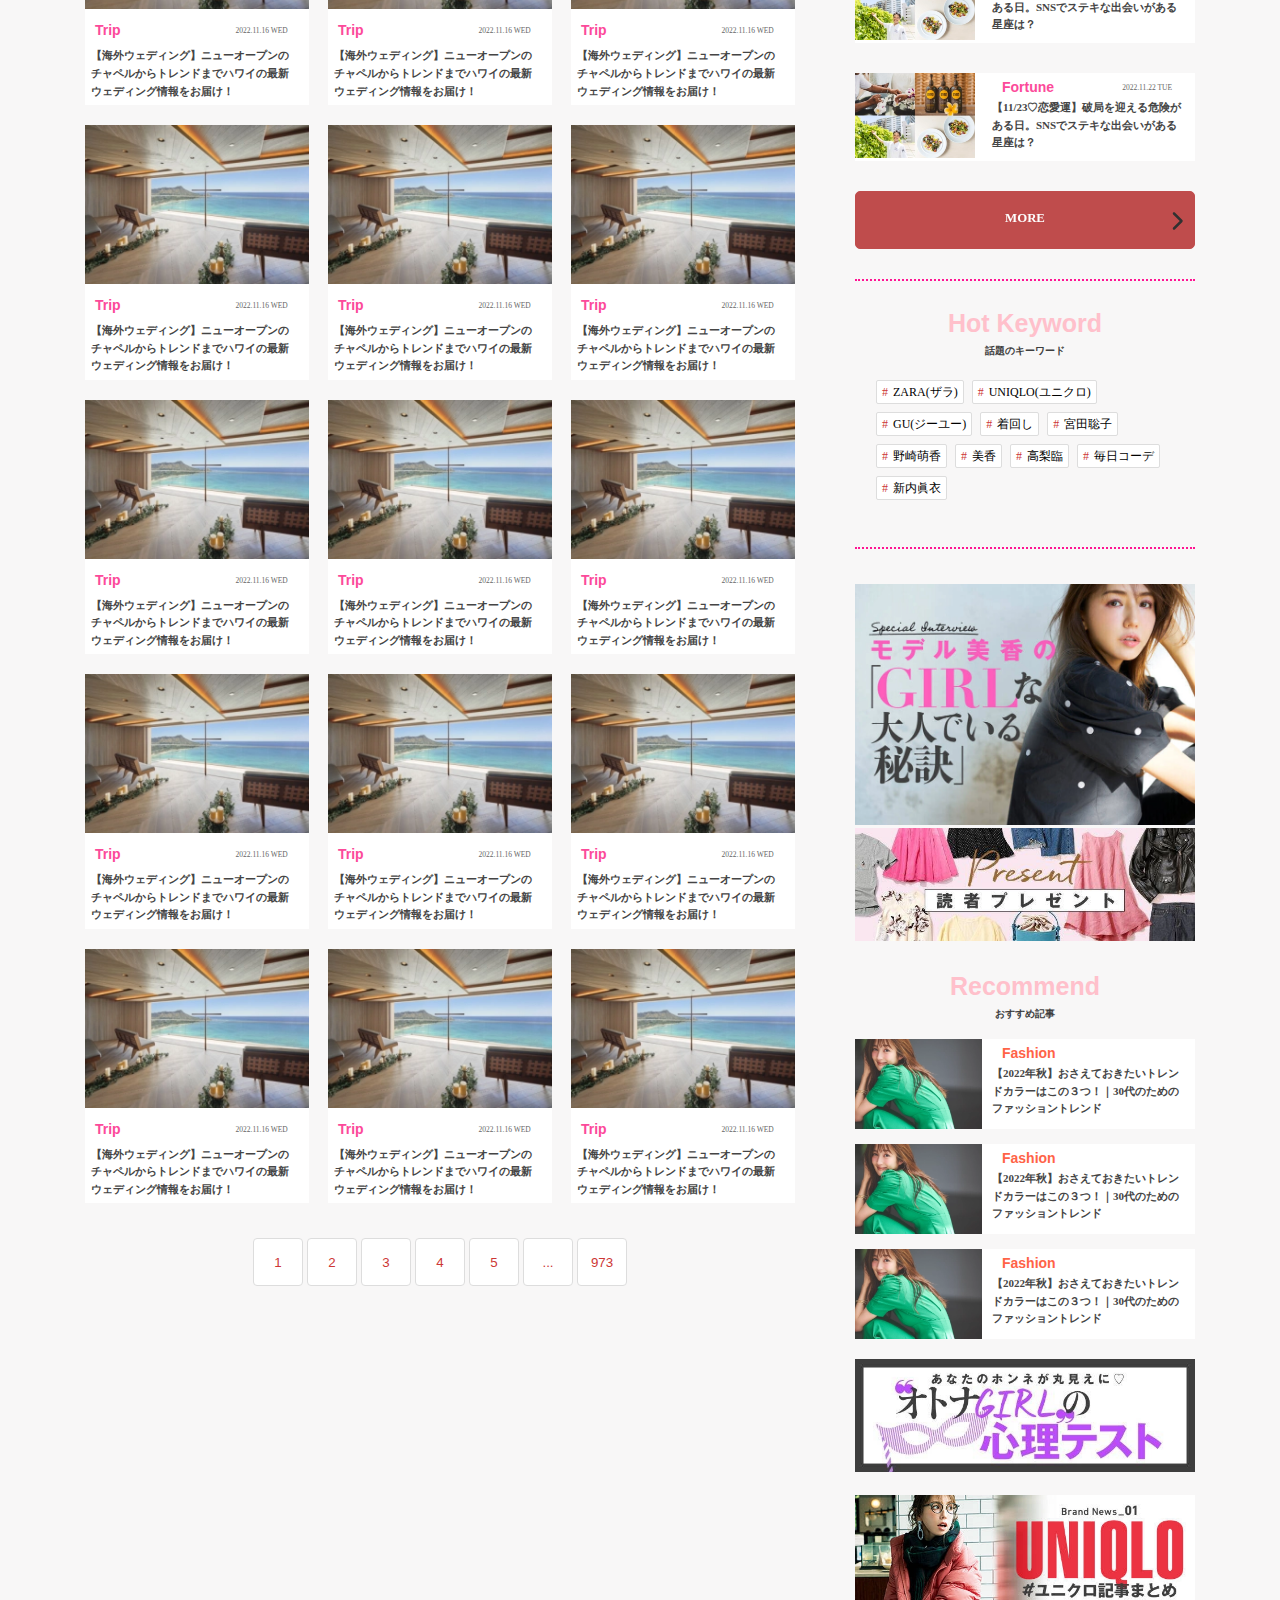
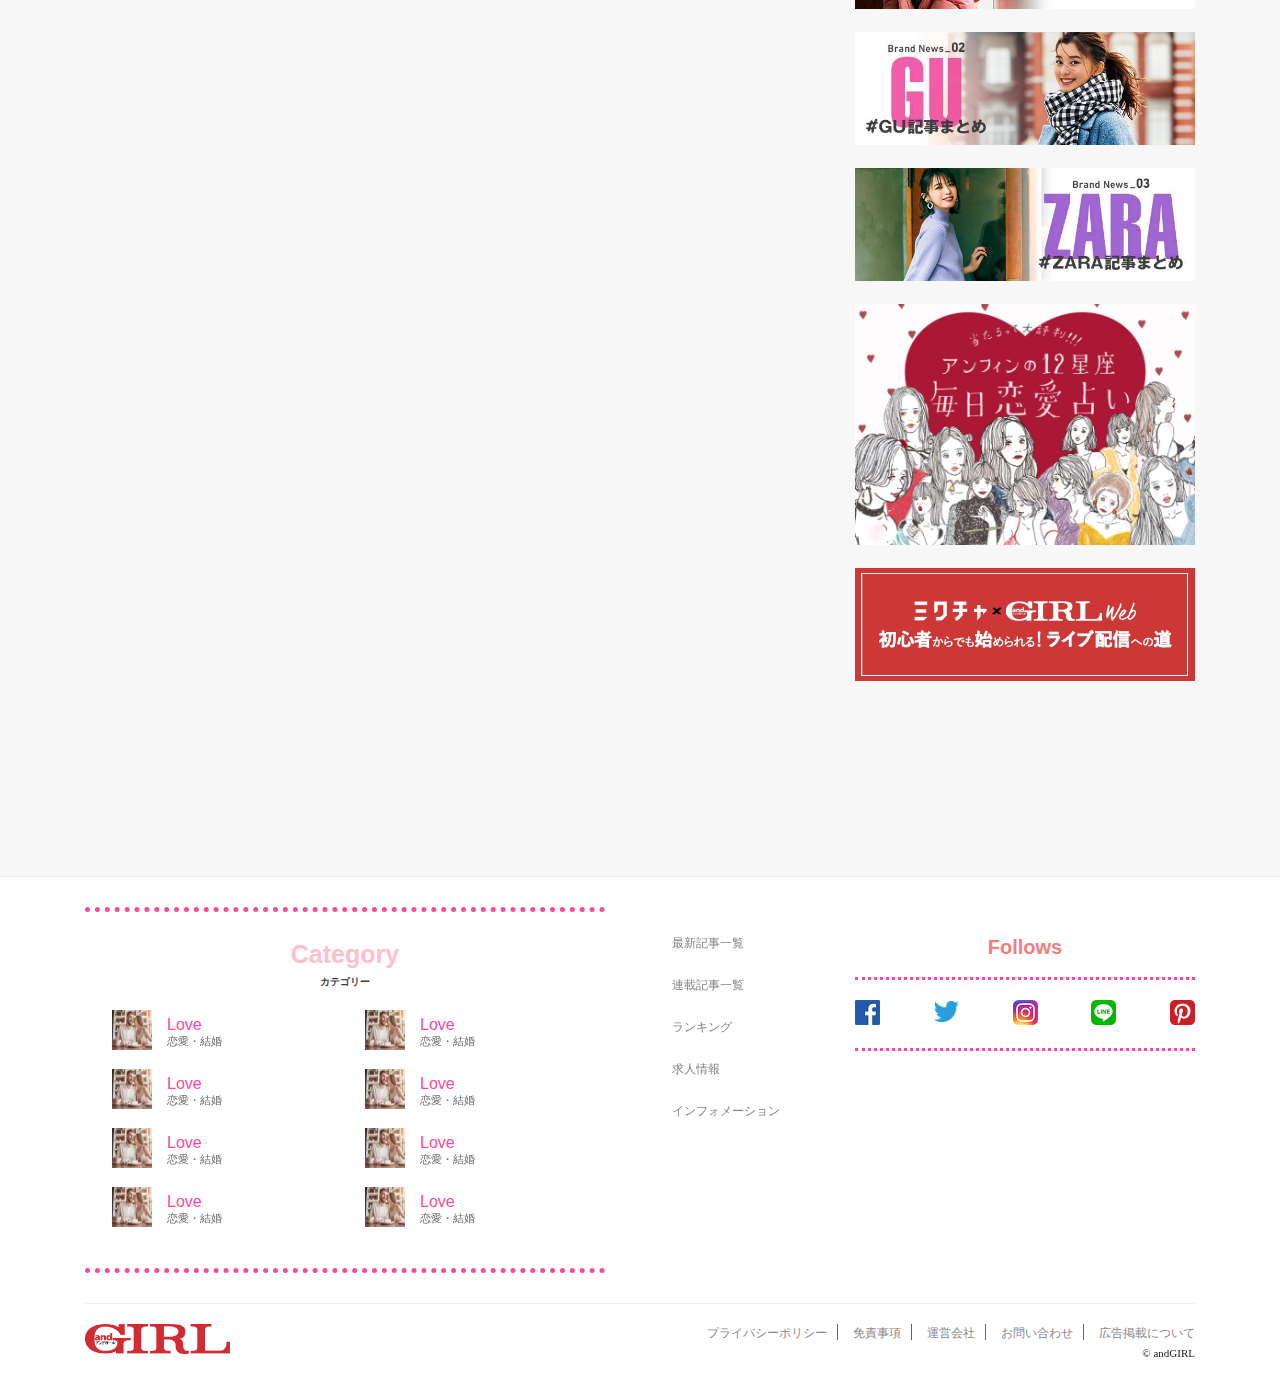
<file: andGirl/html/index.html>
<!DOCTYPE html>
<html lang="en">
<head>
    <meta charset="UTF-8">
    <meta http-equiv="X-UA-Compatible" content="IE=edge">
    <meta name="viewport" content="width=device-width, initial-scale=1.0">
    <title>AndGirl</title>
    <link rel="stylesheet" href="../css/reset.css">
    <link rel="stylesheet" href="../css/style.css">
    <link rel="stylesheet" href="../css/responsive.css">
    <link rel="stylesheet" href="../css/sass.css">
</head>
<body>
    <div class="header l-container" >
        <div class="header-top">
            <div class="header-left">
                <ul>
                    <li><a href="#"><img src="../img/icon_fb.png"></a></li>
                    <li><a href="#"><img src="../img/icon_tw.png"></a></li>
                    <li><a href="#"><img src="../img/icon_insta.png"></a></li>
                    <li><a href="#"><img src="../img/icon_line.png"></a></li>
                    <li><a href="#"><img src="../img/icon_pin.png"></a></li>
                </ul>
            </div>
            <a href="#"><img src="../img/top-image-logo.png" class="top-image" id="top-image"></a>
            <input type="search" placeholder="記事を探す" class="search">
            <div id="js-hamburger">
                <button type="button" class="hamburger">
                    <span></span>
                    <span></span>
                    <span></span>
                    <p>menu</p>
                </button>
            </div>
        </div>
        <div class="side-menu" id="side-menu">
            <div class="search-container"><input type="search" placeholder="記事を探す" class="side-search"></div>
            <div class="home side-container">
                <a href="#"><p>HOME<span><img src="../img/chevron-right-solid.svg" class="side-angle"></span></p></a>
            </div>
            <div class="side-cate-container side-container">
                <ul>
                    <li><a href="#">
                        <div class="s-cate-content">
                            <img src="../img/category-image.webp">
                            <div class="side-content-container">
                                <p class="side-content-title">Fashion</p>
                                <p class="side-content-trans">ファッション</p>
                            </div>   
                            <span><img src="../img/chevron-right-solid.svg" class="side-cate-angle"></span>                     
                        </div>                        
                    </a></li>
                    <li><a href="#">
                        <div class="s-cate-content">
                            <img src="../img/special3-1.webp">
                            <div class="side-content-container">
                                <p class="side-content-title">Fashion</p>
                                <p class="side-content-trans">ファッション</p>
                            </div>   
                            <span><img src="../img/chevron-right-solid.svg" class="side-cate-angle"></span>                     
                        </div>                        
                    </a></li>
                    <li><a href="#">
                        <div class="s-cate-content">
                            <img src="../img/cate-imge.webp">
                            <div class="side-content-container">
                                <p class="side-content-title">Fashion</p>
                                <p class="side-content-trans">ファッション</p>
                            </div>   
                            <span><img src="../img/chevron-right-solid.svg" class="side-cate-angle"></span>                     
                        </div>                        
                    </a></li>
                    <li><a href="#">
                        <div class="s-cate-content">
                            <img src="../img/category-image.webp">
                            <div class="side-content-container">
                                <p class="side-content-title">Fashion</p>
                                <p class="side-content-trans">ファッション</p>
                            </div>   
                            <span><img src="../img/chevron-right-solid.svg" class="side-cate-angle"></span>                     
                        </div>                        
                    </a></li>
                    <li><a href="#">
                        <div class="s-cate-content">
                            <img src="../img/category-image.webp">
                            <div class="side-content-container">
                                <p class="side-content-title">Fashion</p>
                                <p class="side-content-trans">ファッション</p>
                            </div>   
                            <span><img src="../img/chevron-right-solid.svg" class="side-cate-angle"></span>                     
                        </div>                        
                    </a></li>
                    <li><a href="#">
                        <div class="s-cate-content">
                            <img src="../img/category-image.webp">
                            <div class="side-content-container">
                                <p class="side-content-title">Fashion</p>
                                <p class="side-content-trans">ファッション</p>
                            </div>   
                            <span><img src="../img/chevron-right-solid.svg" class="side-cate-angle"></span>                     
                        </div>                        
                    </a></li>
                    <li><a href="#">
                        <div class="s-cate-content">
                            <img src="../img/category-image.webp">
                            <div class="side-content-container">
                                <p class="side-content-title">Fashion</p>
                                <p class="side-content-trans">ファッション</p>
                            </div>   
                            <span><img src="../img/chevron-right-solid.svg" class="side-cate-angle"></span>                     
                        </div>                        
                    </a></li>
                    <li><a href="#">
                        <div class="s-cate-content">
                            <img src="../img/category-image.webp">
                            <div class="side-content-container">
                                <p class="side-content-title">Fashion</p>
                                <p class="side-content-trans">ファッション</p>
                            </div>   
                            <span><img src="../img/chevron-right-solid.svg" class="side-cate-angle"></span>                     
                        </div>                        
                    </a></li>
                </ul>
            </div>
            <div class="side-column-container side-container">
                <ul>
                    <li><a href="#">最新記事一覧<span><img src="../img/chevron-right-solid.svg"></span></a></li>
                    <li><a href="#">連載記事一覧<span><img src="../img/chevron-right-solid.svg"></span></a></li>
                    <li><a href="#">ランキング<span><img src="../img/chevron-right-solid.svg"></span></a></li>
                    <li><a href="#">読者プレゼンント<span><img src="../img/chevron-right-solid.svg"></span></a></li>
                    <li><a href="#">募集案内<span><img src="../img/chevron-right-solid.svg"></span></a></li>
                    <li><a href="#">求人情報<span><img src="../img/chevron-right-solid.svg"></span></a></li>
                    <li><a href="#">インフォメーション<span><img src="../img/chevron-right-solid.svg"></span></a></li>
                    <li><a href="#">プライバシーポリシー<span><img src="../img/chevron-right-solid.svg"></span></a></li>
                    <li><a href="#">免責事項<span><img src="../img/chevron-right-solid.svg"></span></a></li>
                    <li><a href="#">運営会社<span><img src="../img/chevron-right-solid.svg"></span></a></li>
                    <li><a href="#">お問合わせ<span><img src="../img/chevron-right-solid.svg"></span></a></li>
                </ul>
            </div>
            <div class="side-menu-sns side-container">
                <ul>
                    <li><a href="#"><img src="../img/icon_fb.png"></a></li>
                    <li><a href="#"><img src="../img/icon_tw.png"></a></li>
                    <li><a href="#"><img src="../img/icon_insta.png"></a></li>
                    <li><a href="#"><img src="../img/icon_line.png"></a></li>
                    <li><a href="#"><img src="../img/icon_pin.png"></a></li>       
                </ul>
            </div>
        </div>
        <div class="header-nav l-container">
            <nav>
                <ul>
                    <li><a href="#" class="nav-hover">Fashion</a></li>
                    <li><a href="#" class="nav-hover">Beauty</a></li>
                    <li><a href="#" class="nav-hover">Love</a></li>
                    <li><a href="#" class="nav-hover">Fortune</a></li>
                    <li><a href="#" class="hover-list" id="hover-list">Life Style</a>
                        <div class="hover-list-content" id="hover-list-content"><a href="#">Money</a></div>
                    </li>
                    <li><a href="#" class="hover-list">Trip</a></li>
                    <li><a href="#" class="nav-hover">Entame</a></li>
                    <li><a href="#" class="hover-list">Night</a></li>
                </ul>
            </nav>
        </div>
    </div>
<div id="js-main">
    <div class="main-visual">
        <div class="visual-content">
            <a href="#"><img src="../img/main-visual01.webp"></a>
            <div class="visual-text">
                <p>Fashion</p>
                <p>絶対流行るから涼しくなったらすぐトライ♡クラシカルなモノトーンコーデが華やかで大人女子にぴったり！</p>
            </div>
        </div>
        <div class="visual-content responsive-visual-content">
            <a href="#"><img src="../img/main-visual02.webp"></a>
            <div class="visual-text">
                <p>Information</p>
                <p>anndGIRl復刊のお知らせ</p>
            </div>
        </div>
        <div class="visual-content">
            <a href="#"><img src="../img/main-visual03.webp"></a>
            <div class="visual-text">
                <p>Fashion</p>
                <p>大人可愛いコーデ満載！アラサー女子が押さえておきたい夏のトレンドアイテム５選</p>
            </div>
        </div>
    </div>
    
    <div class="special">
        <div class="l-container">
            <p>Special</p>
            <p>オリジナル連載</p>
            <div class="special-container">
                <div class="special-content js-special-content"><a href="#">
                <img src="../img/special1-1.webp">
                <img src="../img/special1-2.webp" class="js-special-image">
                <div class="title">
                    <div class="subject">Fortune</div>
                    <div class="time">2022.11.23 WED</div>
                    <p>【11/24♡恋愛運】フリーの女子が恋をゲットできる日。どこにいても人気のモテ星座は？</p>
                </div>
                </a></div>   
                <div class="special-content"><a href="#">
                <img src="../img/special2-1.webp">
                <img src="../img/special2-2.webp">
                <div class="title">
                    <div class="subject">Fashion</div>
                    <div class="time">2022.04.04 MC</div>
                    <p>【毎日コーデ】GUの上下なのに洒落見え抜群！ジャケットで作る知的美人な通勤コーデ</p>
                </div>
                </a></div>
                <div class="special-content"><a href="#">
                    <img src="../img/special3-1.webp">
                    <img src="../img/special3-2.webp">
                    <div class="title">
                        <div class="subject">Beauty</div>
                        <div class="time">2021.11.29 MON</div>
                        <p>【11月30日発売／キャンメイク】透明感抜群のマシュマロ肌が叶うフェイスパウダーに限定カラー！濃密パールがきらめくラメライナー、アイクリーム効果付きの下地もチェック</p>
                    </div>
                </a></div>
            </div>
        </div>
    </div>

    <div class="main-content">
        <div class="main-container l-container">
            <div class="left-container">
                <p>New Topics</p>
                <p>新着記事</p>
                <div class="article-container">
                    <div class="new-content"><a href="#">
                        <img src="../img/new-1-1.webp">
                        <div class="explain">
                            <div class="subject">Trip</div>
                            <div class="time02">2022.11.16 WED</div>
                            <p>【海外ウェディング】ニューオープンのチャペルからトレンドまでハワイの最新ウェディング情報をお届け！</p>
                        </div>
                    </a></div>
                    <div class="new-content"><a href="#">
                        <img src="../img/new-1-1.webp">
                        <div class="explain">
                            <div class="subject">Trip</div>
                            <div class="time02">2022.11.16 WED</div>
                            <p>【海外ウェディング】ニューオープンのチャペルからトレンドまでハワイの最新ウェディング情報をお届け！</p>
                        </div>
                    </a></div>
                    <div class="new-content"><a href="#">
                        <img src="../img/new-1-1.webp">
                        <div class="explain">
                            <div class="subject">Trip</div>
                            <div class="time02">2022.11.16 WED</div>
                            <p>【海外ウェディング】ニューオープンのチャペルからトレンドまでハワイの最新ウェディング情報をお届け！</p>
                        </div>
                    </a></div>
                    <div class="new-content"><a href="#">
                        <img src="../img/new-1-1.webp">
                        <div class="explain">
                            <div class="subject">Trip</div>
                            <div class="time02">2022.11.16 WED</div>
                            <p>【海外ウェディング】ニューオープンのチャペルからトレンドまでハワイの最新ウェディング情報をお届け！</p>
                        </div>
                    </a></div>
                    <div class="new-content"><a href="#">
                        <img src="../img/new-1-1.webp">
                        <div class="explain">
                            <div class="subject">Trip</div>
                            <div class="time02">2022.11.16 WED</div>
                            <p>【海外ウェディング】ニューオープンのチャペルからトレンドまでハワイの最新ウェディング情報をお届け！</p>
                        </div>
                    </a></div>
                    <div class="new-content"><a href="#">
                        <img src="../img/new-1-1.webp">
                        <div class="explain">
                            <div class="subject">Trip</div>
                            <div class="time02">2022.11.16 WED</div>
                            <p>【海外ウェディング】ニューオープンのチャペルからトレンドまでハワイの最新ウェディング情報をお届け！</p>
                        </div>
                    </a></div>
                    <div class="new-content"><a href="#">
                        <img src="../img/new-1-1.webp">
                        <div class="explain">
                            <div class="subject">Trip</div>
                            <div class="time02">2022.11.16 WED</div>
                            <p>【海外ウェディング】ニューオープンのチャペルからトレンドまでハワイの最新ウェディング情報をお届け！</p>
                        </div>
                    </a></div>
                    <div class="new-content"><a href="#">
                        <img src="../img/new-1-1.webp">
                        <div class="explain">
                            <div class="subject">Trip</div>
                            <div class="time02">2022.11.16 WED</div>
                            <p>【海外ウェディング】ニューオープンのチャペルからトレンドまでハワイの最新ウェディング情報をお届け！</p>
                        </div>
                    </a></div>
                    <div class="new-content"><a href="#">
                        <img src="../img/new-1-1.webp">
                        <div class="explain">
                            <div class="subject">Trip</div>
                            <div class="time02">2022.11.16 WED</div>
                            <p>【海外ウェディング】ニューオープンのチャペルからトレンドまでハワイの最新ウェディング情報をお届け！</p>
                        </div>
                    </a></div>
                    <div class="new-content"><a href="#">
                        <img src="../img/new-1-1.webp">
                        <div class="explain">
                            <div class="subject">Trip</div>
                            <div class="time02">2022.11.16 WED</div>
                            <p>【海外ウェディング】ニューオープンのチャペルからトレンドまでハワイの最新ウェディング情報をお届け！</p>
                        </div>
                    </a></div>
                    <div class="new-content"><a href="#">
                        <img src="../img/new-1-1.webp">
                        <div class="explain">
                            <div class="subject">Trip</div>
                            <div class="time02">2022.11.16 WED</div>
                            <p>【海外ウェディング】ニューオープンのチャペルからトレンドまでハワイの最新ウェディング情報をお届け！</p>
                        </div>
                    </a></div>
                    <div class="new-content"><a href="#">
                        <img src="../img/new-1-1.webp">
                        <div class="explain">
                            <div class="subject">Trip</div>
                            <div class="time02">2022.11.16 WED</div>
                            <p>【海外ウェディング】ニューオープンのチャペルからトレンドまでハワイの最新ウェディング情報をお届け！</p>
                        </div>
                    </a></div>
                    <div class="new-content"><a href="#">
                        <img src="../img/new-1-1.webp">
                        <div class="explain">
                            <div class="subject">Trip</div>
                            <div class="time02">2022.11.16 WED</div>
                            <p>【海外ウェディング】ニューオープンのチャペルからトレンドまでハワイの最新ウェディング情報をお届け！</p>
                        </div>
                    </a></div>
                    <div class="new-content"><a href="#">
                        <img src="../img/new-1-1.webp">
                        <div class="explain">
                            <div class="subject">Trip</div>
                            <div class="time02">2022.11.16 WED</div>
                            <p>【海外ウェディング】ニューオープンのチャペルからトレンドまでハワイの最新ウェディング情報をお届け！</p>
                        </div>
                    </a></div>
                    <div class="new-content"><a href="#">
                        <img src="../img/new-1-1.webp">
                        <div class="explain">
                            <div class="subject">Trip</div>
                            <div class="time02">2022.11.16 WED</div>
                            <p>【海外ウェディング】ニューオープンのチャペルからトレンドまでハワイの最新ウェディング情報をお届け！</p>
                        </div>
                    </a></div>
                    <div class="new-content"><a href="#">
                        <img src="../img/new-1-1.webp">
                        <div class="explain">
                            <div class="subject">Trip</div>
                            <div class="time02">2022.11.16 WED</div>
                            <p>【海外ウェディング】ニューオープンのチャペルからトレンドまでハワイの最新ウェディング情報をお届け！</p>
                        </div>
                    </a></div>
                    <div class="new-content"><a href="#">
                        <img src="../img/new-1-1.webp">
                        <div class="explain">
                            <div class="subject">Trip</div>
                            <div class="time02">2022.11.16 WED</div>
                            <p>【海外ウェディング】ニューオープンのチャペルからトレンドまでハワイの最新ウェディング情報をお届け！</p>
                        </div>
                    </a></div>
                    <div class="new-content"><a href="#">
                        <img src="../img/new-1-1.webp">
                        <div class="explain">
                            <div class="subject">Trip</div>
                            <div class="time02">2022.11.16 WED</div>
                            <p>【海外ウェディング】ニューオープンのチャペルからトレンドまでハワイの最新ウェディング情報をお届け！</p>
                        </div>
                    </a></div>
                </div>
                <div class="button">
                    <button type="button" class="btn"><a href="#">1</a></button>
                    <button type="button" class="btn"><a href="#">2</a></button>                    
                    <button type="button" class="btn"><a href="#">3</a></button>
                    <button type="button" class="btn"><a href="#">4</a></button>
                    <button type="button" class="btn"><a href="#">5</a></button>
                    <button type="button" class="btn"><a href="#">...</a></button>
                    <button type="button" class="btn"><a href="#">973</a></button>
                </div>
            </div>

            <div class="right-container">
                <div class="ranking">
                    <p>RANKING</p>
                    <p>ランキング</p>
                    <div class="ranking-content"><a href="#">
                        <img src="../img/ranking1-1.webp">
                        <div class="content-explain">
                            <div class="subject">Fortune</div>
                            <div class="time02">2022.11.22 TUE</div>
                            <p>【11/23♡恋愛運】破局を迎える危険がある日。SNSでステキな出会いがある星座は？</p>
                        </div>
                    </a></div>
                    <div class="ranking-content"><a href="#">
                        <img src="../img/ranking1-1.webp">
                        <div class="content-explain">
                            <div class="subject">Fortune</div>
                            <div class="time02">2022.11.22 TUE</div>
                            <p>【11/23♡恋愛運】破局を迎える危険がある日。SNSでステキな出会いがある星座は？</p>
                        </div>
                    </a></div>
                    <div class="ranking-content"><a href="#">
                        <img src="../img/ranking1-1.webp">
                        <div class="content-explain">
                            <div class="subject">Fortune</div>
                            <div class="time02">2022.11.22 TUE</div>
                            <p>【11/23♡恋愛運】破局を迎える危険がある日。SNSでステキな出会いがある星座は？</p>
                        </div>
                    </a></div>
                    <div class="ranking-content"><a href="#">
                        <img src="../img/ranking1-1.webp">
                        <div class="content-explain">
                            <div class="subject">Fortune</div>
                            <div class="time02">2022.11.22 TUE</div>
                            <p>【11/23♡恋愛運】破局を迎える危険がある日。SNSでステキな出会いがある星座は？</p>
                        </div>
                    </a></div>            
                    <div class="ranking-content"><a href="#">
                        <img src="../img/ranking1-1.webp">
                        <div class="content-explain">
                            <div class="subject">Fortune</div>
                            <div class="time02">2022.11.22 TUE</div>
                            <p>【11/23♡恋愛運】破局を迎える危険がある日。SNSでステキな出会いがある星座は？</p>
                        </div>
                    </a></div>
                </div>
                <div class="more"><a href="#">
                    <p class="more-text">MORE</p>
                    <p><img src="../img/chevron-right-solid.svg"></p>
                </a></div>
                <div class="hot-keyword">
                    <p class="keyword-title">Hot Keyword</p>
                    <p class="keyword-trans">話題のキーワード</p>
                    <div class="keyword-content">
                        <p><a href="#"><span>#</span>ZARA(ザラ)</a></p>
                        <p><a href="#"><span>#</span>UNIQLO(ユニクロ)</a></p>
                        <p><a href="#"><span>#</span>GU(ジーユー)</a></p>
                        <p><a href="#"><span>#</span>着回し</a></p>
                        <p><a href="#"><span>#</span>宮田聡子</a></p>
                        <p><a href="#"><span>#</span>野崎萌香</a></p>
                        <p><a href="#"><span>#</span>美香</a></p>
                        <p><a href="#"><span>#</span>高梨臨</a></p>
                        <p><a href="#"><span>#</span>毎日コーデ</a></p>
                        <p><a href="#"><span>#</span>新内眞衣</a></p>
                    </div>
                </div>
                <div class="right-image1">
                    <a href="#"><img src="../img/picture01.webp"></a>
                    <a href="#"><img src="../img/picture02.webp"></a>
                </div>
                <div class="recommend">
                    <p class="recommend-title">Recommend</p>
                    <p class="recommend-trans">おすすめ記事</p>
                    <div class="recommend-container">
                        <div class="recommend-content"><a href="#">
                            <img src="../img/recommend1-1.webp">
                            <div class="recommend-explain">
                                <p class="re-content-title">Fashion</p>
                                <p>【2022年秋】おさえておきたいトレンドカラーはこの３つ！｜30代のためのファッショントレンド</p>
                            </div>
                        </a></div>
                        <div class="recommend-content"><a href="#">
                            <img src="../img/recommend1-1.webp">
                            <div class="recommend-explain">
                                <p class="re-content-title">Fashion</p>
                                <p>【2022年秋】おさえておきたいトレンドカラーはこの３つ！｜30代のためのファッショントレンド</p>
                            </div>
                        </a></div>
                        <div class="recommend-content"><a href="#">
                            <img src="../img/recommend1-1.webp">
                            <div class="recommend-explain">
                                <p class="re-content-title">Fashion</p>
                                <p>【2022年秋】おさえておきたいトレンドカラーはこの３つ！｜30代のためのファッショントレンド</p>
                            </div>
                        </a></div>
                    </div>
                </div>
                <div class="column">
                    <a href="#"><img src="../img/column1.webp"></a>
                    <a href="#"><img src="../img/column2.webp"></a>
                    <a href="#"><img src="../img/column3.webp"></a>
                    <a href="#"><img src="../img/column4.webp"></a>
                    <a href="#"><img src="../img/column5.webp"></a>
                    <a href="#"><img src="../img/column6.webp"></a>
                </div>
            </div>
        </div>
    </div>
    
    <div class="fotter">
        <div class="fotter-upper l-container">
            <div class="category">
                <p class="category-title">Category</p>
                <p class="category-trans">カテゴリー</p>
                <div class="cate-content-container">
                    <div class="category-content respinsive-category"><a href="#">
                        <img src="../img/cate-imge.webp">
                        <div class="category-content-explain">
                            <p>Love</p>
                            <p>恋愛・結婚</p>
                        </div>                        
                    </a></div>
                    <div class="category-content"><a href="#">
                        <img src="../img/cate-imge.webp">
                        <div class="category-content-explain">
                            <p>Love</p>
                            <p>恋愛・結婚</p>
                        </div>                        
                    </a></div>
                    <div class="category-content respinsive-category"><a href="#">
                        <img src="../img/cate-imge.webp">
                        <div class="category-content-explain">
                            <p>Love</p>
                            <p>恋愛・結婚</p>
                        </div>                        
                    </a></div>
                    <div class="category-content"><a href="#">
                        <img src="../img/cate-imge.webp">
                        <div class="category-content-explain">
                            <p>Love</p>
                            <p>恋愛・結婚</p>
                        </div>                        
                    </a></div>
                    <div class="category-content respinsive-category"><a href="#">
                        <img src="../img/cate-imge.webp">
                        <div class="category-content-explain">
                            <p>Love</p>
                            <p>恋愛・結婚</p>
                        </div>                        
                    </a></div>
                    <div class="category-content"><a href="#">
                        <img src="../img/cate-imge.webp">
                        <div class="category-content-explain">
                            <p>Love</p>
                            <p>恋愛・結婚</p>
                        </div>                        
                    </a></div>
                    <div class="category-content respinsive-category"><a href="#">
                        <img src="../img/cate-imge.webp">
                        <div class="category-content-explain">
                            <p>Love</p>
                            <p>恋愛・結婚</p>
                        </div>                        
                    </a></div>
                    <div class="category-content"><a href="#">
                        <img src="../img/cate-imge.webp">
                        <div class="category-content-explain">
                            <p>Love</p>
                            <p>恋愛・結婚</p>
                        </div>                        
                    </a></div>
                                    
                </div>
            </div>
            <div class="fotter-column">
                <p><a href="#">最新記事一覧</a></p>
                <p><a href="#">連載記事一覧</a></p>
                <p><a href="#">ランキング</a></p>
                <p><a href="#">求人情報</a></p>
                <p><a href="#">インフォメーション</a></p>
            </div>
            <div class="follows">
                <p class="follows-title">Follows</p>
                <ul class="fotter-sns">
                    <li><a href="#"><img src="../img/icon_fb.png"></a></li>
                    <li><a href="#"><img src="../img/icon_tw.png"></a></li>
                    <li><a href="#"><img src="../img/icon_insta.png"></a></li>
                    <li><a href="#"><img src="../img/icon_line.png"></a></li>
                    <li><a href="#"><img src="../img/icon_pin.png"></a></li>
                </ul>
            </div>
        </div>
        <div class="footer-under l-container">
            <img src="../img/top-image-logo.png">
            <div class="under-right">
                <ul class="under-column">
                    <li><a href="#">プライバシーポリシー</a></li>
                    <li><a href="#">免責事項</a></li>
                    <li><a href="#">運営会社</a></li>
                    <li><a href="#">お問い合わせ</a></li>
                    <li><a href="#">広告掲載について</a></li>
                </ul>     
                <p>© andGIRL</p>           
            </div>
        </div>
    </div>
</div>

    
    <script src="https://ajax.googleapis.com/ajax/libs/jquery/3.6.0/jquery.min.js"></script>
    <script src="../js/script.js"></script>

</body>
</html>
</file>
<file: css/style.css>
body{
  font-family: -apple-system,BlinkMacSystemFont,"Segoe UI",Roboto,"Helvetica Neue",Arial,sans-serif,"Apple Color Emoji","Segoe UI Emoji","Segoe UI Symbol","Noto Color Emoji";
}
.h1, .h2, .h3, .h4, .h5, .h6, h1, h2, h3, h4, h5, h6 {
  margin-bottom: 0.5rem;
  font-family: inherit;
  font-weight: 500;
  line-height: 1.2;
  color: inherit;
}


header{
  display: flex;
  position:relative;
}
.l-container{
  width: 1140px;;
  margin:0 auto;
  position:relative;
}

header img{
  width: 270px;
  margin-top: 10px;
}

header ul{
  display:inline-block;
  position:absolute;
  right:0;
  top: 20px;
}

header ul li {
  display:inline-block;
  text-decoration:none;
  line-height:1.3;
  text-align:left;
  vertical-align:middle;
}


header ul li:first-child{
  margin-right:20px;
}



header ul li h2{
  font-size:13px;
  font-weight:normal;
  color:#6c757d;
}

header ul li p{
  font-size:28px;
  font-weight:bold;
  color:#6c757d;
}


header ul li a{
  display:inline-block;
  font-size:22px;
  color:#fff;
  text-decoration:none;
  background-color:#596267;
  line-height:48px;
  padding: 0 15px;
  border-radius:5px;
  opacity:0.9;
}

header ul li a:hover{
  opacity: 1;
  text-decoration: underline;
}




nav{
  background-color: #343A3F;
  height:55px;
}

nav ul{
  width:85%;
  margin:0 auto; 
  text-align: center;
  line-height:55px;
}

nav ul li{
  display:inline-block;
  padding:0 35px;

}
nav ul li a{
  text-decoration:none;
  color: rgba(255,255,255,.5);
}

nav ul li a:hover{
  color:rgba(255,255,255,.75);
}

.key_visual{
  height:800px;
  /* background-image:url(../img/top-image.jpg); 
  background-repeat:no-repeat;
  background-size:cover;
  background-position:center;
  position:relative;*/
}
.key_visual img{
  background-repeat: no-repeat;
  background-size: cover;
  background-position: center;
  height:700px;
  width:100%;
}
.visual_content{
  width:555px;
  background-color:#fff;
  border-radius:5px;
  padding:20px 5px 30px 15px;
  box-sizing:border-box;
  display:inline-block;
  position:absolute;
  right: 0px;
  top:45px;

}


.visual_content h2{
  font-size:3.5em;
  font-weight:300;
  margin-bottom:18px;
}

.visual_content p{
  line-height: 1.5;
  color: #212529;
  font-size: 1.25rem;
  font-weight: 300;
}
.visual_content hr{
  margin-top:25px;
  opacity:0.4;
}
.visual_content p:last-child{
  font-size:80%;
  font-weight:400;
}
 



.notify-one h1{
  line-height:30px;
  border-left:6px solid #aaa;
  padding-left:15px;
  margin-top:30px;
  margin-bottom:20px;
  font-size: 2em;
  font-weight: 500;
  line-height: 1.2;
}

.notify-one h1 span{
  font-size:0.45em;
  color:#6c757d;
  padding-left:15px;
  font-weight:400;

}

.date-notice{
  margin-bottom: 10px;
  margin-top:15px;
  line-height:2.3;
}

.date-notice h2{
  margin-right:10px;
  line-height:35px;
  display:inline-block;
  letter-spacing: 0.003em;
  border-radius:4px;
  color:white;
  background-color:#6c757d;
  width:98px;
  height:35px;
  text-align:center;
}


.date-notice p{
  display:inline-block;
  font-weight:bold;
  margin-bottom: 0.5rem;
  font-weight: 500;
  line-height: 1.2;
  font-size: 1.1rem;
}
.date-notice h3{
  color:#6c757d;
  opacity:1.3;
  font-size: 1rem;
  font-weight: 400;
  line-height: 1.5;
}
.message-content{
  height:473px;
  position:relative;
}

.message-content h1{
  color:rgba(0,0,0,0.95);
  font-size:2em;
  font-weight:bold;
  margin-top:40px;
  line-height:70px;
  display: inline-block;
}

.message{
  background-color: #f8f9fa;
}
.message-text{
  background-color:rgba(255,255,255,0.55);
  vertical-align: middle;
  width:630px;
  padding:48px;
  position:absolute;
  top:120px;
  z-index:1;
}


.message-text p{
  color:#6c757d;
  line-height: 1.5;
  opacity:0.9;
  font-size: 0.9;
  display:inline-block;
  vertical-align: middle;
  
}

.message-text .p01{
  padding-bottom:18px;
}
.message-text .p02{
  font-style:oblique;
}
.m-logo{
  position:absolute;
  left:600px;
  bottom:50px;
}


.subject-container{
  width:1140px;
  height:1180px;
  margin:0 auto;
}



.subject-title {
  line-height:30px;
  border-left:6px solid #aaa;
  padding-left:20px;
  margin-top:40px;
  margin-bottom:40px;
  font-size: 2em;
  font-weight: 500;
  line-height: 1.2;
}

.subject-title span{
  font-size:0.45em;
  color:#6c757d;
  padding-left:15px;
  font-weight:400;
}
.subject-list{
  height:1070px;
  

}



.course-list{
  height:504px;
  width:374px;
  float:left;
  padding:0 3px;
}


.list-one{
  width:345px;
  height:490px;
  border:1px solid rgba(0,0,0,.125);
  border-radius:5px;
  box-shadow:rgba(122, 122, 122, 0.0588235) 0px 0px 6px 3px;
  text-align: center;
}







.subject-logo{
  width:340px;
  margin-top:10px;
}

.subject-list h1{
  width:308px;
  height:34px;
  vertical-align: middle;
  text-align:center;
  margin:0 auto;
  color:#212529;
  font-size: 1.75em;
  font-weight:500;
  margin-bottom:15px;
  opacity:0.98;
}

.subject-list p{
  width:308px;
  height:72px;
  vertical-align: middle;
  margin:0 auto;
  text-align: center;
  line-height:1.3;
  font-size: 0.95em;
}





.about{
  height:1667px;
  width:100%;
  background-color:#f8f9fa;
}




.about-container{
  width:1140px;
  height:1220px;
  margin:0 auto;
  padding-top:60px;
}
.about-title{
  line-height:30px;
  border-left:6px solid #aaa;
  padding-left:20px;
  margin-top:30px;
  margin-bottom:20px;
  font-size: 2em;
  font-weight: 500;
  line-height: 1.2;

}

.about-title span{
  font-size:0.45em;
  color:#6c757d;
  padding-left:15px;
  font-weight: 400;
}


.about-text{
  height:225px;
}
.about-text h2{
  height:35px;
  padding:24px 0;
  font-size: 1.75rem;
  color:#6c757d;
  font-weight: bold;
}

.about-text p{
  height:144px;
  color:#6c757d;
  line-height:1.6em;
}

.about-ad{
  height:350px;
  width:100%;
  padding-top:30px;
  border:1px solid black;
  border-radius:5px;
  text-align:center;
  vertical-align: middle;
  
}







.gallery{
  height:1100px;
}

.gallery-container{
  width:1140px;
  margin:0 auto;
}

.gallery-title {
  line-height:30px;
  border-left:6px solid #aaa;
  padding-left:15px;
  margin-top:50px;
  margin-bottom:20px;
  font-size: 2em;
  font-weight: 500;
  line-height: 1.2;
}

.gallery-title span{
  font-size:0.45em;
  color:#6c757d;
  padding-left:15px;
  font-weight: 400;
}

.gallery-content{
  height:864px;
}


.gallery-content h2 img{
  width:325px;
  height:auto;
  margin:15px 
  
  
}

.gallery-content li{
  float:left;

}

.gall-one h2{
  width:357px;
  margin:10px 10px 12px 10px;
  border:1px solid rgba(0,0,0,.125);
  border-radius:5px;
  box-shadow:rgba(122, 122, 122, 0.0588235) 0px 0px 6px 3px;
}

.gall-two h2{
  width:357px;
  margin:10px 10px 12px 10px;
  border:1px solid rgba(0,0,0,.125);
  border-radius:5px;
  box-shadow:rgba(122, 122, 122, 0.0588235) 0px 0px 6px 3px;

}

.gall-three h2{
  width:357px;
  margin:10px 10px 12px 10px;
  border:1px solid rgba(0,0,0,.125);
  border-radius:5px;
  box-shadow:rgba(122, 122, 122, 0.0588235) 0px 0px 6px 3px;

}






.greeting{
  height:760px;
  padding-top:80px;
  position:relative;
  background-color:#f8f9fa;
  border-bottom:1px solid rgb(228, 228, 228);
}




.greet-left{
  width:740px;
}


.greet-title{
  line-height:30px;
  border-left:6px solid #aaa;
  padding-left:20px;
  margin-bottom:40px;
  font-size: 2em;
  font-weight: 500;
  line-height: 1.2;
}

.greet-title span{
  font-size:0.45em;
  color:#6c757d;
  padding-left:15px;
  font-weight: 400;
}

.greet-one{
  height:130px;
}

.greet-one h2{
  font-weight:500;
  line-height:1.2;
  color:#212529;
  font-size:1.5rem;
  margin:0 0 8px 0;

}
.greet-one h2 span{
  margin:0 0 0 18px;
  font-weight:bold;
}
.greet-one p{
  line-height:1.5;
  color:#212529;
  text-align: left;
}


.greet-two{
  height:260px;
  
}
.greet-two h3{
  font-weight:700;
  font-size: 1.25rem;
  color:#212529;
  line-height:1.2;
  height:28px;
  margin-bottom: 0.5rem;
}

.greet-two h4{
  margin-bottom:8px;
  font-size:1.25rem;
  font-weight: 500;
  line-height: 1.2;
  color:#212529;
}
.greet-two li{
  width:740px;
  font-weight: 400;
  line-height: 1.5;
  color: #212529;
}

.greet-three{
  height:115px;
  display: flex;
}

.greet-three h4{
  margin-bottom:8px;
  font-size:1.25rem;
  font-weight: 500;
  line-height: 1.2;
  color:#212529;
}
.greet-three p{
  width:370px;
  font-weight: 400;
  line-height: 1.5;
  color: #212529;
}


.greet-right{
  padding-top:90px;
  width:380px;
  height:620px;
  padding-left:20px;
  position:absolute;
  right:0;
  top:0;
}
.greet-right h2{
  width:348px;
  height:378px;
  background-color: white;
  border:1px solid rgba(0,0,0,.125);
  border-radius:5px;
  box-shadow:rgba(122, 122, 122, 0.0588235) 0px 0px 6px 3px;
  -webkit-box-shadow:rgba(122, 122, 122, 0.0588235) 0px 0px 6px 3px;
  -moz-box-shadow:rgba(122, 122, 122, 0.0588235) 0px 0px 6px 3px;

}
.greet-right h2 img{
  width:316px;
  height:346px;
  margin:16px;
  object-fit: cover;
}









.introduce{
  height: 1192px;
  background-color:#f8f9fa;
  padding-top:50px;
}

.intro-title{
  line-height:30px;
  border-left:6px solid #aaa;
  padding-left:20px;
  margin-bottom:20px;
  font-size: 2em;
  font-weight: 500;
  line-height: 1.2;
}

.intro-title span{
  font-size:0.45em;
  color:#6c757d;
  padding-left:15px;
  font-weight: 400;
}

.intro-content{
  height:580px;
  width: 1140px;
  display: flex;
}

.intro-content img{
  width:316px;
  height:316px;
  margin:16px 21px 13px 21px;
}
.intro-content h2{
  font-size: 1.75rem;
  font-weight: 500;
  line-height: 1.2;
  color:#212529;
  height:34px;
}



.intro-name{
  width:316px;
  height:68px;
  margin-left:21px;
}
.intro-name p{
  color: #6c757d;
  font-family: -apple-system,BlinkMacSystemFont,"Segoe UI",Roboto,"Helvetica Neue",Arial,sans-serif,"Apple Color Emoji","Segoe UI Emoji","Segoe UI Symbol","Noto Color Emoji";
  font-size: 1rem;
  font-weight: 400;
  line-height: 1.5;
  height: 24px;
}
.intro-intro{
  width: 308px;
  height:144px;
  margin-left:21px;
  font-family: -apple-system,BlinkMacSystemFont,"Segoe UI",Roboto,"Helvetica Neue",Arial,sans-serif,"Apple Color Emoji","Segoe UI Emoji","Segoe UI Symbol","Noto Color Emoji";
  font-size: 1rem;
  font-weight: 400;
  line-height: 1.5;
  color: #212529;
}




.intro-one{
  width:358px;
  margin-right:15px;
  background-color: white;
  border:1px solid rgba(0,0,0,.125);
  border-radius:5px;
  box-shadow:rgba(122, 122, 122, 0.0588235) 0px 0px 6px 3px;
}
.intro-two{
  width:358px;
  margin-right:15px;
  margin-left:15px;
  background-color: white;
  border:1px solid rgba(0,0,0,.125);
  border-radius:5px;
  box-shadow:rgba(122, 122, 122, 0.0588235) 0px 0px 6px 3px;  
}
.intro-three{
  width:358px;
  margin-left:15px;
  background-color: white;
  border:1px solid rgba(0,0,0,.125);
  border-radius:5px;
  box-shadow:rgba(122, 122, 122, 0.0588235) 0px 0px 6px 3px;  
}

.adoption{
  width: 1140px;
  height:48px;
  border-radius: 0.3rem;
  margin-top: 41px;
  border:1px solid #343a40;
  transition-property:all;
  transition-duration: 0.5s;
}
.adoption:hover{
  background-color: #343a40;

}
.adoption h3{
  padding-top:10px;
  font-size: 1.25rem;
  line-height: 1.5;
  text-align: center;
  height:38px;
}
.adoption h3:hover{
  color:#fff;
}

.spo-ads{
  height:25px;
  margin:16px 0 ;
  text-align: center;
}

.intro-container h4{
  width:1140px;
  height:300px;
  margin-top:20px;
  border:1px solid rgba(0,0,0,.125);
}









.treatment{
  height:973px;
}
.treatment-container{
  width:1140px;
  height:520px;
  margin:0 auto;
  padding-top:40px;
}

.treat-title{
  line-height:30px;
  border-left:6px solid #aaa;
  padding-left:20px;
  margin-bottom:20px;
  font-size: 2em;
  font-weight: 500;
  line-height: 1.2;
}

.treat-title span{
  font-size:0.45em;
  color:#6c757d;
  padding-left:15px;
  font-weight: 400;
}

.treat-content{
  height:472px;
}
.t-content-left{
  width:570px;
  height:472px;
  display: inline-block;
}
.t-content-right{
  display: inline-block;
  float:right;
}



.table-one{
  height: 147px;
  width:540px;
}


.table-one table th,table td{ 
  border:1px solid #dee2e6;
  width:50px;
  font-size: 1rem;
  font-weight: 400;
  line-height: 1.5;
  color: #212529;
  padding:12px;
  text-align: left;
  text-align: center;
}


.table-one tr{
  height:px;
}
.table-one .tr01 th{
  font-weight:bold;
}
.to-one{
  width: 169px;
  font-weight: bold;
}

.under-table01{
  height:24px;
  margin:17px 0;
  font-size: 1rem;
  font-weight: 400;
  line-height: 1.5;
  color: #212529;
}

.guide-one{
  height:75px;
  margin-bottom:24px;
}
.guide-one h2,.guide-two h2{
  height:19px;
  margin-bottom:8px;
  font-weight: 500;
  line-height: 1.2;
}
.guide-one p{
  height:24px;
  font-weight: 400;
  line-height: 1.5;
  color: #212529;

}
.guide-two{
  height:75px;
}

.guide-two p{
  height:15px;
  margin-bottom: 9px;
  font-size: 80%;
  font-weight: 400;
  line-height: 1.5;
  color: #212529;
}

.table-two{
}
.tr02{
  border:white;
}

.reserve{
  width: 1140px;
  height:48px;
  border:1px solid #6c757d;
  border-radius:3px;
  margin-top: 41px;
  transition-property:all;
  transition-duration: 0.5s;
}
.reserve:hover{
  background-color: #343a40;

}
.reserve h3{
  padding-top:10px;
  font-size: 1.25rem;
  line-height: 1.5;
  text-align: center;
  height:38px;
  color:#6c757d;
}
.reserve h3:hover{
  color:#fff;
}











.access{
  background-color: #f8f9fa;
  padding-top:40px;
}



.access-title{
  margin-bottom:30px;
  line-height:30px;
  border-left:6px solid #aaa;
  padding-left:20px;
  font-size: 2em;
  font-weight: 500;
  line-height: 1.2;

}
.access-title span{
  font-size:0.45em;
  color:#6c757d;
  padding-left:15px;
  font-weight:400;
}

.access p{
  font-size: 1rem;
  font-weight: 400;
  line-height: 1.5;
  color: #212529;
}
.access p:nth-child(2){
  padding-bottom:50px;
}


.footer{
  background-color: #e6ede9;
}


.footer-container{
  width:1140px;
  height:480px;
  margin:0  auto;
  padding-top:48px;
}

.foot-left{
  width:575px;
  height:412px;
  display: inline-block;
}
.foot-left img{
  padding-bottom:15px;
}
.foot-left p{
  font-size:16px;
  font-weight: 400;
  line-height: 1.5;
  color: #212529;
  text-align: left;
}
.foot-left h2{
  font-size: 1.5rem;
  font-weight:bold;
  line-height:1.2;
  padding-bottom:10px;
}
.foot-right{
  width:530px;
  height:412px;
  display: inline-block;
  float: right;
}
.foot-right h3{
  background-color: white;
  border:1px solid rgba(0,0,0,.125);
  border-radius:5px;
  box-shadow:rgba(122, 122, 122, 0.0588235) 0px 0px 6px 3px;
  -webkit-box-shadow:rgba(122, 122, 122, 0.0588235) 0px 0px 6px 3px;
  -moz-box-shadow:rgba(122, 122, 122, 0.0588235) 0px 0px 6px 3px;


}
.foot-right img{
  width:498px;
  height:380px;
  margin:16px;
}
.foot-bottom{
  height:60px;
  display: flex;
  background-color: #6c757d;
}

.fb-left{
  width:90%;
  line-height: 60px;
  text-align: center;
  background-color: #343a40;

}
.fb-left h2{
  font-size: 80%;
  font-weight:400;
  color: #f8f9fa;
  display: inline-block;
  line-height:60px;
}


.fb-right{
  width:10%;
  line-height: 60px;
  color:white;
  margin-right:0;
}

.fb-right img{
  margin-top:25px;
  margin-left:60px;
  width:13px;  
  filter: invert(88%) sepia(61%) saturate(0%) hue-rotate(229deg) brightness(107%) contrast(101%);
}


/* ここからハイライト*/
.slide-items__wrap {
  height: 50%;
  margin: auto;
}


td.is-active{
  background-color:darkgreen;
}
</file>
<file: css/responsive.css>
@media screen and ( min-width:480px ){
    .js-burgar{
        display: none;
    }
    .menu{
        display: none;
    }
}
@media screen and ( max-width:479px ){

    .message-content,
    .message-content .message-text,
    .message-content img{
        position: static;
    }
    .m-logo{
        width:100%;
    }
    .about-logo01{
        width:100%;
    }

    .message-text,
    .message-text p{
        width: 100%;
    }

    .intro-content {
        width: 100%;
        flex-wrap: wrap;
    }
    
    .greet-left {
        width: 100%;
    }

    .t-content-left,
    .t-content-right,
    .table-one,
    .table-two {
        width: 100%;
    }

    .greet-three {
        flex-wrap: wrap;
        width:100%;
    }

    .greeting-container li {
        float: none;
    }

    .greet-two li {
        width: 100%;
    }

    .foot-left {
        width: 100%;
    }

    .key_visual{
        height:300px;
        align-items: center;
    }
    .key_visual img{
        align-items: center;
        height:300px;
        width:100%;
    }
    .l-container {
        width:95%;
    }
    
    header{
        width:100%;
        display: flex;
        align-items: center;
        position:relative;
        z-index:1;
    }
    
    header img{
        width:200px;
    }
    header ul{
        display: flex;
        align-items:center;
        position:absolute;
        top:15px;

    }
    .li-one{
        display:none;
    }
    .li-two{
        margin-right:10px;
        size:0.8rem; 
    }

    nav{
        display: none;
    }
    .key-visual{
        margin-top:0;
    }
    .visual_content{
        width:100%;
    }
    .visual_content p{
        display: inline-block;
    }
  
    .date-notice p{
        display:block;
        font-size:1.25rem;
    }
    .date-notice h3{
        margin-bottom:30px;
    }
    .message{
        height:940px;
        position:relative;
    }
    .message-content{
        display: flex;
        flex-direction:column;
    }
    .message-title{
        order:2;
        padding-left:22px;
        padding-top:0;
    }
    .message-text{
        order:3;
        width:90%;
        margin:0 auto;
    }
    .m-logo{
        width:90%;
        order:1;
        margin:0 auto;
        margin-top:40px;  
        margin-bottom:-40px;
    }
    .subject-container{
        height:3150px;
    }
    .subject-list{
        width:100%;
        display: flex;
        flex-direction: column;
    }
    .course-list{
        width:100%;
        padding-bottom:15px;
    }
    .list-one{
        width:100%;
        padding-bottom:15px;
        margin-bottom:15px;
    }
    .subject-logo{
        width:90%;
    }
    .list-one p,
    .list-one h1{
        width:100%;
    }
  
    .about-container{
        display: flex;
        justify-content:space-between;
        flex-direction: column
    }
    .about-title{
        margin-bottom:30px;
    }
    .about-two{
        margin-top:170px;
    }
    .about-text h2{
        padding-bottom:80px;
    }
    .about-text p{
        padding-bottom:350px;
    }
    .about-ad{
        margin-top:200px;
        padding-bottom:30px;
    }
    .gallery{
        height:100%;
        padding-bottom:40px;
    }
    .gallery-title{
        margin-bottom:30px;
        position:relative;
    }
    .gallery-content{
        height:100%;
    }
    .gallery-content li{
        float: none;
    }
    .gallery-title span{
        position:absolute;
        top:40px;
        left:0px;
    }
    .gallery-content h2{
        width:100%;
        margin-left:0;
        text-align: center;
    }
    .gallery-content h2 img{
        width:92%;
        vertical-align:middle;
    }
    .greeting{
        height:100%;
        padding-bottom:70px;
    }
    .greeting-container{
        height:100%;
    }
    .greet-left{
        padding-top:400px;
    }
    .greet-title{
        position: relative;
    }
    .greet-title span{
        display: block;
        position:absolute;
        top:40px;
        left:0px;
    }
    .greet-one{
        margin-bottom:60px;
    }
    .greet-three{
        height: auto;
    }
    .greet-right{
        width:100%;
        height:auto;
        padding:0;
    }
    .greet-right h2{
        width:100%;
        height:auto;
    }
    .greet-right h2 img{
        width:100%;
        padding:15px;
        margin:0;
    }
    .introduce{
        height: 2300px;
    }
    .intro-container{
        display: flex;
        flex-direction:column
    }
    .intro-content{
        width:100%;
        height: 100%;
    }
    .intro-content img{
        width:100%;
        height:auto;
        margin:0;
        padding:15px;
    }
    .intro-one,.intro-two,.intro-three{
        width:100%;
        margin-right:0;
        margin-left:0;
        margin-bottom:10px;
        padding-bottom:15px;
        background-color: white;
        border:1px solid rgba(0,0,0,.125);
        border-radius:5px;
        box-shadow:rgba(122, 122, 122, 0.0588235) 0px 0px 6px 3px;
    }
    .intro-intro{
        width:90%;
        margin:0 auto;        
    }
    .spo-ad01{
        padding-top:20px;
        margin:auto;
    }
    .treatment{
        height:1100px;
    }
    .treatment-container{
        height:100%;
        display: flex;
        flex-direction: column;
        position:relative;
        padding-bottom:30px;
    }
   
    .table-one{
        margin-bottom:60px;
    }
    .table-two{
        margin-bottom:30px;
    }
    .reserve{
        margin:0;
        position:absolute;
        top:950px;
    }
    .reserve h3{
        height:100%;
    }
    .spo-ads{
        position:absolute;
        top:1000px;
    }
    .footer{
        height:900px;
        position: relative;
        background-color: #e6ede9;
    }
    .footer-container{
        display:flex;
        flex-direction:column;
    }
    .foot-left{
        order:2;
        padding-top:60px;
    }
    .foot-right{
        order:1;
        width:95%;
        margin:0 auto;
        
    }
    .foot-right img{
        width:93%;
        height:85%;
        vertical-align: middle;
    }
    .foot-bottom{
        position:absolute;
        bottom:0;
        width:100%;
        background-color: white;
        display: flex;
        flex-direction:column;
    }
    .fb-left{
        width: 100%;
        height:99%;
        margin-bottom:1px;
    }
    .foot-left img{
        width:95%;
    }
    .fb-right{
        width:100%;
        background-color:#6c757d;
    }
    .fb-right a{
        display: inline-flex;
        height:100%;
        width:100%;
        margin:0;
    }
    .fb-right img{
        display:block;
        margin:auto;
    }

    /*ここからハンバーガー作って行きたいと思いまあ〜す*/
    
    .js-burgar{
        background-color:#343a40;
    }
    
    .menu-btn{
        width:40px;
        height:40px;
        margin-left:30px;
        display:flex;
	    align-items: center;
	    justify-content: center;
        background-color: #343a40;
    }
      
      /*----------------------------

      #343a40
      * お酒飲みたい→終わらせたら良き　頑張るます。
      *----------------------------*/
    
    .menu{
        height:auto;
        display:none;
        flex-direction: column;
        background-color:#343a40;
    }
    
    .menu__item{
        width: 100%;
        height:100%;
        font-weight: 400;
        line-height: 1.5;
        padding: .5em 1em;
        text-align: center;
        color:rgba(255,255,255,.5);
        box-sizing: border-box;
    }
    .menu__item a{
        text-decoration: none;
        color:#ffffff80;
    }
    .menu p:nth-child(1){
        font-size: 80%;
        font-weight: 400;
        color: #fff;
        margin-top:10px;
    }
    .menu p:nth-child(2){
        font-weight:700;
        font-size:2rem;
        line-height:1.2;
        color: #007bff;
        text-decoration: none;
    }
    
    .openbtn1{
        width: 50px;
        height:50px;
    }
    .openbtn1 span{
        display: inline-block;
        transition: all .4s;
        position: absolute;
        left: 14px;
        height: 3px;
        border-radius: 2px;
        background-color: #666;
        width: 45%;
    }
      
    .openbtn1 span:nth-of-type(1) {
        top:15px; 
    }
      
    .openbtn1 span:nth-of-type(2) {
        top:23px;
    }
    .openbtn1 span:nth-of-type(3) {
        top:31px;
    }
      /*
    .openbtn1.active span:nth-of-type(1) {
        top: 18px;
        left: 18px;
        transform: translateY(6px) rotate(-45deg);
        width: 30%;
    }
      
    .openbtn1 span:nth-of-type(2):active {
        opacity: 0;
    }
      
    .openbtn1.active span:nth-of-type(3){
        top: 30px;
        left: 18px;
        transform: translateY(-6px) rotate(45deg);
        width: 30%;
      }

      */


      
      /*----------------------------
      * アニメーション部分
      *----------------------------*/
      
      /* アニメーション前のメニューの状態 */
    /*
    .menu{
        transform: translateY(0);
        transition: all .5s linear; 
      }*/


      /* アニメーション後のメニューの状態 */
      /*.menu.is-active{
        transform: translateX(0);
      }
      */
    
    

    td.is-active{
        background-color:darkgreen;
    }
}
</file>
<file: andGirl/css/style.css>
.l-container{
    width:1110px;
    margin:0 auto;
}

.header-top{
    display:flex;
}
.header-left{
    padding-top:30px;
    width:fit-content;
}
.header-left ul{
    display:flex;
}
.header-left img{
    width:25px;
    margin-right:20px;
}
.top-image{
    margin-top:20px;
    margin-left:260px;
    height:37px;
}
    
.search{
    width:200px;
    height:30px;
    margin-top:20px;
    margin-left:230px;
}
nav{
    height: 50px;
}
.header-nav ul{
    display:flex;
    padding-top:15px;
    justify-content: space-between;
}
.header-nav li{
    line-height: 24px;
    vertical-align:auto;
    width:150px;
    border-right:1px dotted #666;
    text-align: center;
}
.header-nav li:nth-child(8){
    border:none;
}
.header-nav a{
    text-decoration:none;
    font-family: Helvetica,sans-serif;
    font-weight: 600;
    font-size: 14px;
    letter-spacing: 1px;
    padding: 2px;
    color: #666;
}
.nav-hover:hover{
    color:#fc4a9a;
    border-bottom:1px solid #ddd;
}
.hover-list{
    position:relative;
}
.hover-list:hover{
    color:#fc4a9a;
    border-bottom:1px solid #ddd;
}

.hover-list-content{
    width:150px;
    position:absolute;
    z-index:10;
    opacity:0.8;
    display:none;
}
.hover-list-content a{
    background-color: white;
    display:inline-block;
    width:100%;
    text-align:center;
    padding:15px 0;
}
.main-visual{
    display:flex;
    width:100%;
    z-index:0;
}
.visual-content{
    width:33.333333%;
    margin-right:2px;
    position:relative;
}
.visual-content img{
    width:100%;
    filter:brightness(93%);
}
.visual-text{
    z-index:1;
    position:absolute;
    bottom:12px;
    left:12px;
}
.visual-text p:first-child{
    color: #fff;
    font-weight: 700;
    font-size: 17px;
    line-height: 17px;
    margin-bottom: 5px;
    letter-spacing: 1px;
}
.visual-text p:nth-child(2){
    font-weight: 700;
    letter-spacing: .5px;
    color: #fff;
}

.special{
    padding-top:20px;
    background: #fbeff5;
    padding-bottom:50px;
}
.special p:nth-child(1){
    font-weight:700;
    color:pink;
    font-size: 38px;
    font-family:'M PLUS Rounded 1c', sans-serif;
    text-align: center;    
}

.special p:nth-child(2){
    font-weight:600;
    text-align: center;
    font-family: Hiragino Kaku Gothic Pro,Meiryo,sans-serif;
    font-size: 12px;
    margin-top:10px;
    margin-bottom:20px;
}
.special-container{
    width:100%;
    display:flex;
    justify-content:space-between
}
.special-content{
    width:350px;
    background-color: white;
    padding-bottom:5px;
}
.special-content img{
    width:100%;
}
.special-content a {
    text-decoration:none;
}
.title{
    padding-top:15px;
}
.title p{
    clear: both;
    color: #454545;
    font-size: 11px;
    line-height: 1.6;
    display: -webkit-box;
    -webkit-box-orient: vertical;
    -webkit-line-clamp: 3;
    overflow: hidden;
    font-weight: 700;
    margin: 5px;
}
.subject{
    color: #fc4a9a;
    font-family: Muli,Hiragino Kaku Gothic Pro,Meiryo,sans-serif;
    font-weight: 700;
    font-size: 14px;
    display: inline-block;
    letter-spacing: 0;
    line-height: 1;
    margin-bottom: 5px;
    margin-left:10px;
}
.time{
    float:right;
    margin-right:10px;
    color:#666;
    font-size:7.5px;
}

.main-content{
    background: #f8f7f7;
    padding-top:40px;
}
.main-container{
    display:flex;
    justify-content:space-between;
}
.left-container{
    width:710px;
    padding-top:20px;
    height:3000px;
}
.left-container p:nth-child(1){
    font-weight:700;
    color:pink;
    font-size: 38px;
    font-family:'M PLUS Rounded 1c', sans-serif;
    text-align: center;    
}
.left-container p:nth-child(2){
    font-weight:600;
    text-align: center;
    font-family: Hiragino Kaku Gothic Pro,Meiryo,sans-serif;
    font-size: 12px;
    margin-top:10px;
    margin-bottom:20px;
}
.article-container{
    width:100%;
    display:flex;
    justify-content:space-between;
    flex-wrap:wrap;
}
.new-content{
    background-color:white;
    width:224px;
    margin-bottom:20px;
}
.new-content a{
    text-decoration:none;
}
.new-content img{
    width:100%;
}
.explain{
    width:95%;
    padding-top:10px;
}
.time02{
    float:right;
    margin-right:10px;
    margin-top:5px;
    color:#666;
    font-size:7.5px;
}
.explain p{
    clear: both;
    color: #454545;
    font-size: 11px;
    line-height: 1.6;
    display: -webkit-box;
    -webkit-box-orient: vertical;
    -webkit-line-clamp: 3;
    overflow: hidden;
    font-weight: 700;
    margin: 5px 0;
    margin-left:6px;
}
.button{
    margin-top:15px;
    text-align:center;
}
.btn{
    border: 1px solid #ddd;
    border-radius: 4px;
    background: #fff;
    width:50px;
    height:48px;
}
.btn a{
    text-decoration:none;
    color: #cd3735;
    font-weight:400;

}




.right-container{
    width:340px;
    height:3000px;
    padding-top:60px;
}

.ranking p:nth-child(1){
    font-weight:700;
    color:pink;
    font-size: 25px;
    font-family:'M PLUS Rounded 1c', sans-serif;
    text-align: center;    
}

.ranking p:nth-child(2){
    font-weight:600;
    text-align: center;
    font-family: Hiragino Kaku Gothic Pro,Meiryo,sans-serif;
    font-size: 10px;
    margin-top:10px;
    margin-bottom:20px;
    color:#3E3E3E;
}
.ranking-content{
    width:100%;
    background-color:white;
    margin-bottom:30px;
}
.ranking-content a{
    text-decoration:none;
}
.ranking-content img{
    width:120px;
}
.content-explain{
    width:190px;
    padding-top:6px;
    margin-right:13px;
    float:right;
}
.content-explain p{
    color: #454545;
    font-size: 11px;
    line-height: 1.6;
    font-weight: 700;
    margin: 8px 0 0;
    margin:0 auto;
}
.more{
    border:1px solid #B22222;
    border-radius:5px;
    background-color:#B22222;
    height:58px;
    position:relative;
    opacity:0.8;
}

.more a{
    text-decoration:none;
    height:100%;
}
.more-text{
    color:white;
    font-weight:600;
    font-size:0.8rem;
    height:100%;
    padding-top:20px;
    text-align:center;
}
.more img{
    width:15px;
    height:58px;
    float:right;
    position:absolute;
    top:0;
    right:10px;
}
.hot-keyword{
    width:100%;
    height:270px;
    padding-top:30px;
    margin-top:30px;
    border-bottom: 2px dotted 	#FF1493;
    border-top: 2px dotted 	#FF1493;

}

.keyword-title{
    font-weight:700;
    color:pink;
    font-size: 25px;
    font-family:'M PLUS Rounded 1c', sans-serif;
    text-align: center;    
}

.keyword-trans{
    font-weight:600;
    text-align: center;
    font-family: Hiragino Kaku Gothic Pro,Meiryo,sans-serif;
    font-size: 10px;
    margin-top:10px;
    margin-bottom:20px;
    color:#3E3E3E;
}
.keyword-content {
    width:90%;
    margin:0 auto;
}
.keyword-content p{
    float: left;
    background: #fff;
    border-radius: 2px;
    border: 1px solid #ddd;
    margin: 4px;
    padding: 5px;
    font-size: 12px;
}
.keyword-content a{
    text-decoration:none;
    color:black;
}
.keyword-content span{
    color:#cd3735;
    margin-right:5px;
}
.right-image1{
    margin-top:35px;
}
.right-image1 img{
    width:100%;
    margin-bottom:px;
}
.recommend{
    margin-top:30px;
}
.recommend-title{
    font-weight:700;
    color:pink;
    font-size: 25px;
    font-family:'M PLUS Rounded 1c', sans-serif;
    text-align: center;    
}

.recommend-trans{
    font-weight:600;
    text-align: center;
    font-family: Hiragino Kaku Gothic Pro,Meiryo,sans-serif;
    font-size: 10px;
    margin-top:10px;
    color:#3E3E3E;
}
.recommend-container{
    margin-top:20px;
}
.recommend-content{
    width:100%;
    height:90px;
    background-color:white;
    margin-bottom:15px;
}
.recommend-content a{
    text-decoration:none;
}
.recommend-content img{
    height:100%;
}
.recommend-explain{
    width:190px;
    height:100%;
    padding-top:6px;
    margin-right:13px;
    float:right;
}
.re-content-title{
    color:tomato;
    font-family: Muli,Hiragino Kaku Gothic Pro,Meiryo,sans-serif;
    font-weight: 700;
    font-size: 14px;
    display: inline-block;
    letter-spacing: 0;
    line-height: 1;
    margin-bottom: 5px;
    margin-left:10px;
}
.recommend-explain p:nth-child(2){
    color: #454545;
    font-size: 11px;
    line-height: 1.6;
    font-weight: 700;
    margin: 8px 0 0;
    margin:0 auto;
}
.column{
    width:100%;
    margin-top:20px;
    margin-bottom:40px;
}
.column img{
    width:100%;
    margin-bottom:20px
}
.fotter{
    padding-top:30px;
    border-top:1px solid #eee;
}
.fotter-upper{
    display:flex;
    justify-content:space-between;
    border-bottom:1px solid #eee;
    padding-bottom:30px;
}
.category{
    width:520px;
    padding-top:30px;
    padding-bottom:30px;
    border-bottom:5px dotted #fc4a9a;
    border-top:5px dotted #fc4a9a;
}
.category-title{
    font-weight:700;
    color:pink;
    font-size: 25px;
    font-family:'M PLUS Rounded 1c', sans-serif;
    text-align: center;    
}

.category-trans{
    font-weight:600;
    text-align: center;
    font-family: Hiragino Kaku Gothic Pro,Meiryo,sans-serif;
    font-size: 10px;
    margin-top:10px;
    color:#3E3E3E;
    margin-bottom:15px;
}
.cate-content-container{
    width:480px;
    display:flex;
    flex-wrap:wrap;
    justify-content:space-between;
    margin:0 auto;
}
.category-content a{
    text-decoration: none;
    width:100%;
}
.category-content img{
    width:40px;
    height:40px;
    margin:8px 7px;
    margin-right:15px;
}
.category-content-explain{
    float:right;
    margin-top:15px;
    margin-right:110px;
}
.category-content-explain p:nth-child(1){
    color: #fc4a9a;
    font-family: Muli,Hiragino Kaku Gothic Pro,Meiryo,sans-serif;
}
.category-content-explain p:nth-child(2){
    color: #454545;
    font-size: 11px;;
    opacity:0.8;
    padding-top:3px;
   
}
.fotter-column{
    width:226px;
    padding-top:30px;
    padding-left:20px;
}
.fotter-column a{
    text-decoration:none;
    display: block;
    color: #777;
    opacity:0.9;
    margin:0 30px 30px 35px;
    font-size:12px;
    font-weight: 400;;
}
.follows{
    width:340px;
    margin-top:30px;
}
.follows-title{
    font-weight:700;
    color:lightcoral;
    font-size: 20px;
    font-family:'M PLUS Rounded 1c', sans-serif;
    text-align: center;    
}
.fotter-sns{
    display:flex;
    justify-content:space-between;
}
.fotter-sns{
    border-top:3px dotted #fc4a9a;
    border-bottom:3px dotted #fc4a9a;
    padding:20px 0;
    margin-top:20px;

}
.follows img{
    width:25px;
}
.footer-under{
    height:71px;
    display:flex;
    justify-content:space-between;
}
.footer-under img{
    height:30px;
    margin-top:20px;
}
.under-right{
    margin-top:20px;
}
.under-column{
    display:flex;
}
.under-column li{
    padding-right:10px;
    margin-left:15px;
    border-right:1px solid #666;
}
.under-column a{
    text-decoration:none;
    color: #888;
    font-size:12px;
    
}
.under-column li:last-child{
    padding-right:0;
    border-right:none;
}
.under-right p{
    font-size:11px;
    margin-top:8px;
    opacity:0.9;
    display:inline-block;
    float:right;
}
/*スマホ版で使いたい要素*/
</file>
<file: andGirl/css/responsive.css>
@media screen and ( max-width:479px ){
    .header-left,
    .search{
        display:none;
    }
    .header,
    .header-nav,
    .main-visual,
    .left-container,
    .right-container,
    .category,
    .cate-content-container,
    .fotter-upper,
    .footer-under,
    .special-container,
    .l-container,
    .ranking{
        width:100%;
    }
    .special{
        width:100%;
    }
    .main-container,
    .fotter-upper{
        flex-direction:column;
    }

    /*ここからsm用のcss*/
    .header-top{
        width:100%;
        position: fixed;
        z-index: 99;
        top: 0;
        background: rgba(255,255,255,.85);
    }
    .top-image{
        width:100px;
        height:auto;
        margin-left:5px;
        padding-bottom:15px;
        position:relative;
    }
    .header-nav{
        display:none;
    }
    .main-visual{
        margin-top:60px;
    }
    .visual-content{
        display:none;
    }
    .responsive-visual-content{
        display:block;
        width:100%;
    }
    .responsive-visual-content img{
        filter:none;
    }
    .special-content{
        display:none;
    }
    .js-special-content{
        display:block;
        width:90%;
        margin:0 auto;
    }
    .special-content img:nth-child(2){
        width:90%;
        display:block;
        margin:0 auto;
    }
    .article-container{
        padding:0 8px;
    }
    .new-content{
        width:48.5%;
    }
    .btn{
        width: 40px;
        height: 40px
    }
    .left-container{
        height:auto;
    }
    .right-container{
        height:auto;
        padding-bottom:60px;
    }
    .ranking-content{
        display:flex;
        width: 95%;
        margin: 15px auto;
    }
    .content-explain{
        width:55%;
        padding-top:8px;
    }
    .more{
        opacity:0.9;
        width:95%;
        margin:0 auto;
    }
    .more-text{
        height:auto;
    }
    .right-image1{
        width:95%;
        margin:30px auto;
    }
    .right-image1 img:first-child{
        margin-bottom:20px;
    }
    .recommend,
    .column{
        width:95%;
        margin:0 auto;
    }
    .recommend-explain{
        width:55%;
    }

    .fotter-column{
        width:100%;
        padding-left:0;
        padding-top:15px;
    }
    .fotter-column a{
        text-align:left;
        padding-bottom:20px;
        padding-left:10px;
        margin:10px 0;
        border-bottom:1px solid #ddd;
    }
    .category{
        width:95%;
        margin:0 auto;
    }
    .cate-content-container{
        justify-content:start;
    }
    .category-content{
        width:48%;
        display:flex;
        border-bottom:1px solid #ddd;
    }
    .respinsive-category{
        border-right:1px solid #ddd;
    }
    .category-content-explain{
        margin-right:10%;
        width:50%;
    }
    .follows{
        width:95%;
        margin:20px auto;
    }
    .footer-under img{
        display:none;
    }
    .footer-under{
        width:95%;
        margin:0 auto;
    }
    .under-column{
        display:flex;
        flex-wrap:wrap;
        display:inline-block;
        text-align:center;
    }
    .under-column li{
        margin-left:4px;
        padding-right:5px;
        display:inline-block;
        margin-bottom:5px;
    }
    .footer-under p{
        display:none;
    }
    .hamburger{
        position:absolute;
        right:5px;
        width: 48px;
        height: 100%;
        background-color: transparent; 
        border-color: transparent;
        z-index: 9999;
    }
    .hamburger span{
        width: 100%;
        height: 1px;
        background-color:red;
        position: relative;
        transition: ease .4s;
        display: block;
    }
    .hamburger p{
        margin-top:2px;
        font-size:5px;
        color:red;
    }
    .hamburger span:nth-child(1) {
        top: 0;
    }
    .hamburger span:nth-child(2) {
        margin: 8px 0;
    }
    .hamburger span:nth-child(3) {
        top: 0;
    }
    .side-menu{
        width:0;
        height:100vh;
        position:fixed;
        top:0;
        right:0;
        z-index:15;
        transition:all .5s;
        background-color:white;
        overflow-y: scroll;
        padding-top:60px;
    }
    .header{
        position:relative;
    }
    .side-menu.active{
        width:220px;
    }
    .side-menu a{
        text-decoration:none;
    }
}
@media screen and ( min-width:480px ){
    .hamburger{
        display:none;
    }
    .side-menu{
        display:none;
    }
}
</file>
<file: andGirl/css/sass.css>
@charset "UTF-8";
/*これでSASSかけるぞーーーー*/
@media screen and (max-width: 479px) {
  .search-container {
    padding: 15px 0;
    background-color: #cd3735;
  }
  .search-container .side-search {
    display: block;
    margin: 0 auto;
    height: 30px;
    width: 85%;
  }
  .side-container {
    width: 90%;
    margin: 0 auto;
  }
  .home {
    position: relative;
    padding-bottom: 17px;
    border-bottom: 1px dashed #ddd;
    margin-bottom: 20px;
    margin-top: 20px;
  }
  .home p {
    color: #cd3735;
    font-size: 20px;
    font-weight: 600;
    padding-top: 3px;
  }
  .home p img {
    width: 13px;
    position: absolute;
    right: 0;
    top: 3px;
    -webkit-filter: invert(15%) sepia(95%) saturate(6932%) hue-rotate(358deg) brightness(95%) contrast(112%);
            filter: invert(15%) sepia(95%) saturate(6932%) hue-rotate(358deg) brightness(95%) contrast(112%);
  }
  .side-cate-container {
    margin-bottom: 20px;
    padding-bottom: 10px;
    border-bottom: 1px dashed #ddd;
  }
  .side-cate-container li {
    margin-bottom: 10px;
  }
  .s-cate-content {
    display: -webkit-box;
    display: -ms-flexbox;
    display: flex;
    position: relative;
  }
  .s-cate-content img {
    width: 40px;
    height: 40px;
  }
  .s-cate-content .side-content-container {
    margin-left: 10px;
  }
  .s-cate-content .side-content-container .side-content-title {
    color: #fc4a9a;
    font-size: 14px;
    font-weight: 700;
    margin-bottom: 3px;
    margin-top: 3px;
  }
  .s-cate-content .side-content-container .side-content-trans {
    color: #777777;
    font-size: 10px;
  }
  .s-cate-content .side-cate-angle {
    width: 8px;
    opacity: 0.5;
    position: absolute;
    right: 3px;
  }
  .side-column-container {
    border-bottom: 1px dashed #ddd;
    margin-bottom: 20px;
  }
  .side-column-container li {
    position: relative;
    padding-bottom: 20px;
  }
  .side-column-container li a {
    color: #777;
    font-size: 11px;
    font-weight: 500;
  }
  .side-column-container li a img {
    width: 8px;
    position: absolute;
    right: 3px;
    opacity: 0.5;
  }
  .side-menu-sns {
    margin-bottom: 100px;
  }
  .side-menu-sns ul {
    display: -webkit-box;
    display: -ms-flexbox;
    display: flex;
    -ms-flex-wrap: wrap;
        flex-wrap: wrap;
    -webkit-box-pack: justify;
        -ms-flex-pack: justify;
            justify-content: space-between;
    width: 75%;
    margin: 0 auto;
  }
  .side-menu-sns ul li img {
    width: 22px;
  }
}
/*# sourceMappingURL=sass.css.map */
</file>
